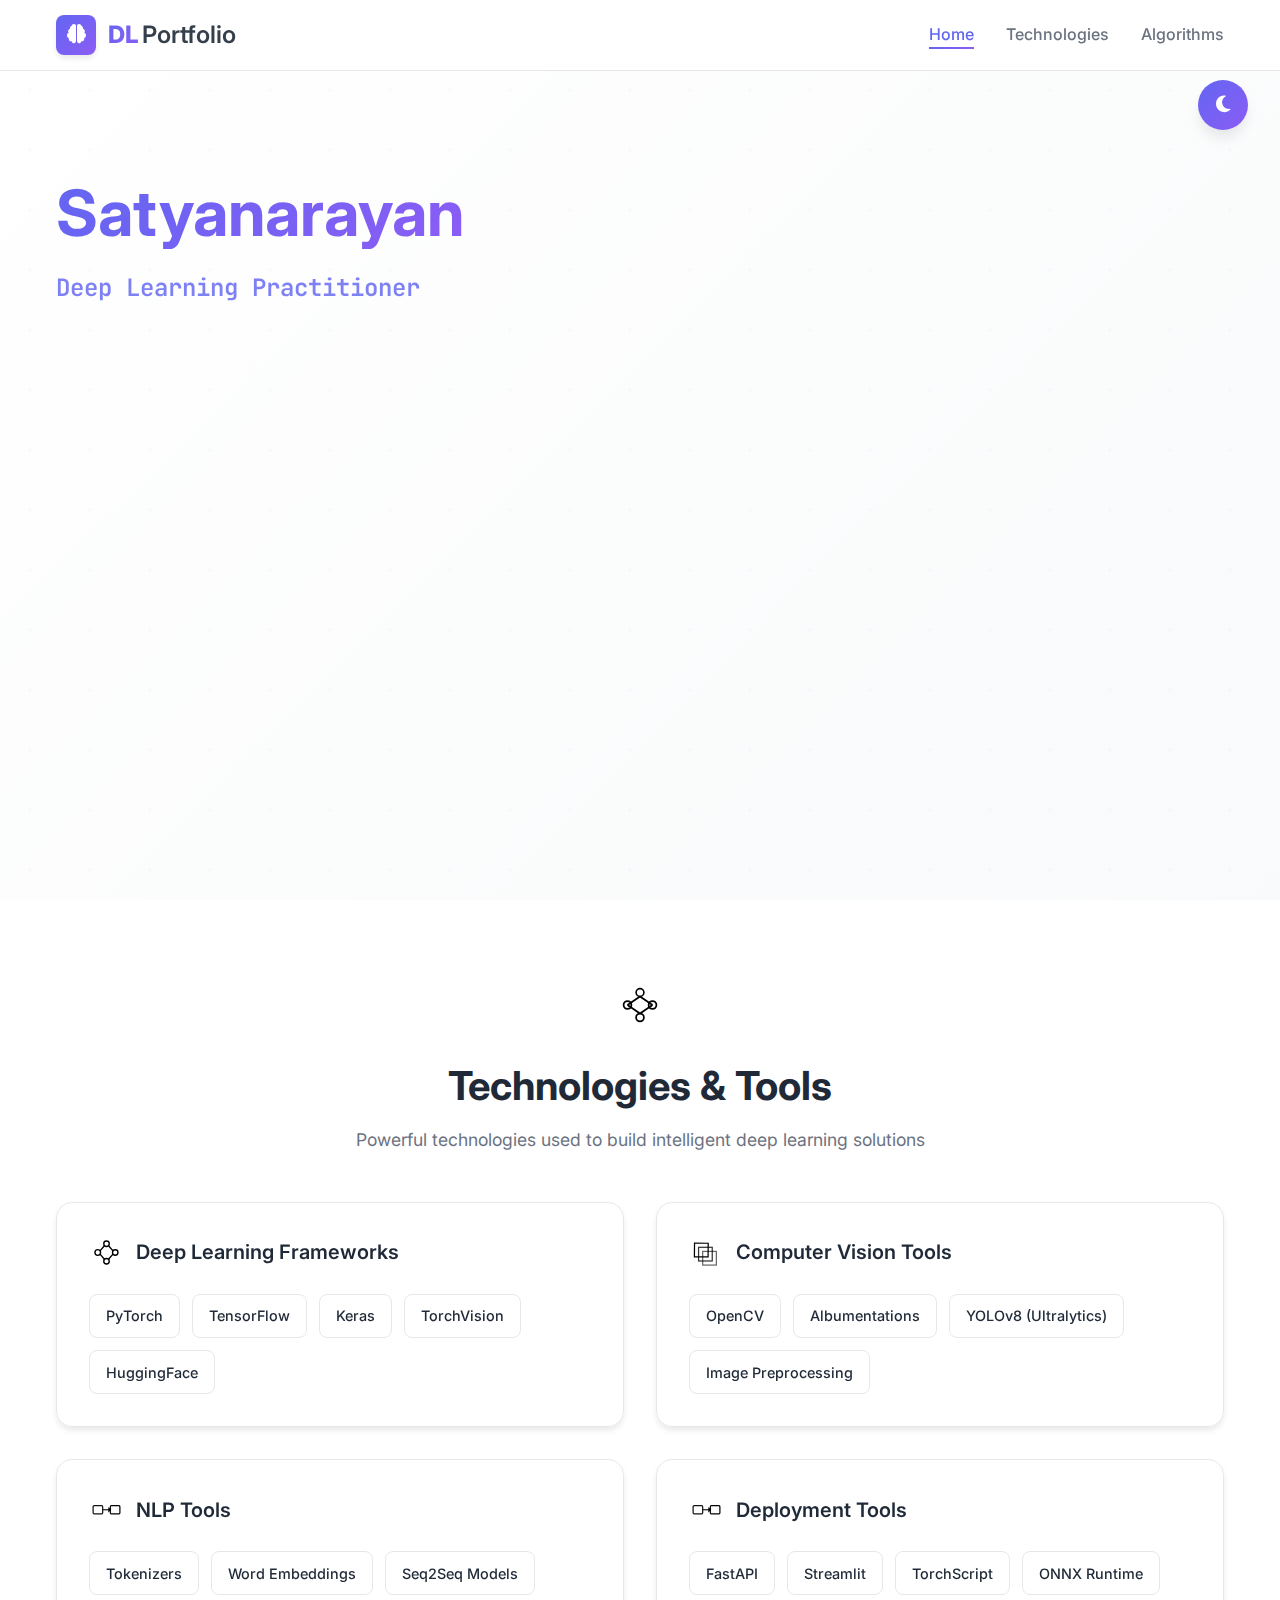
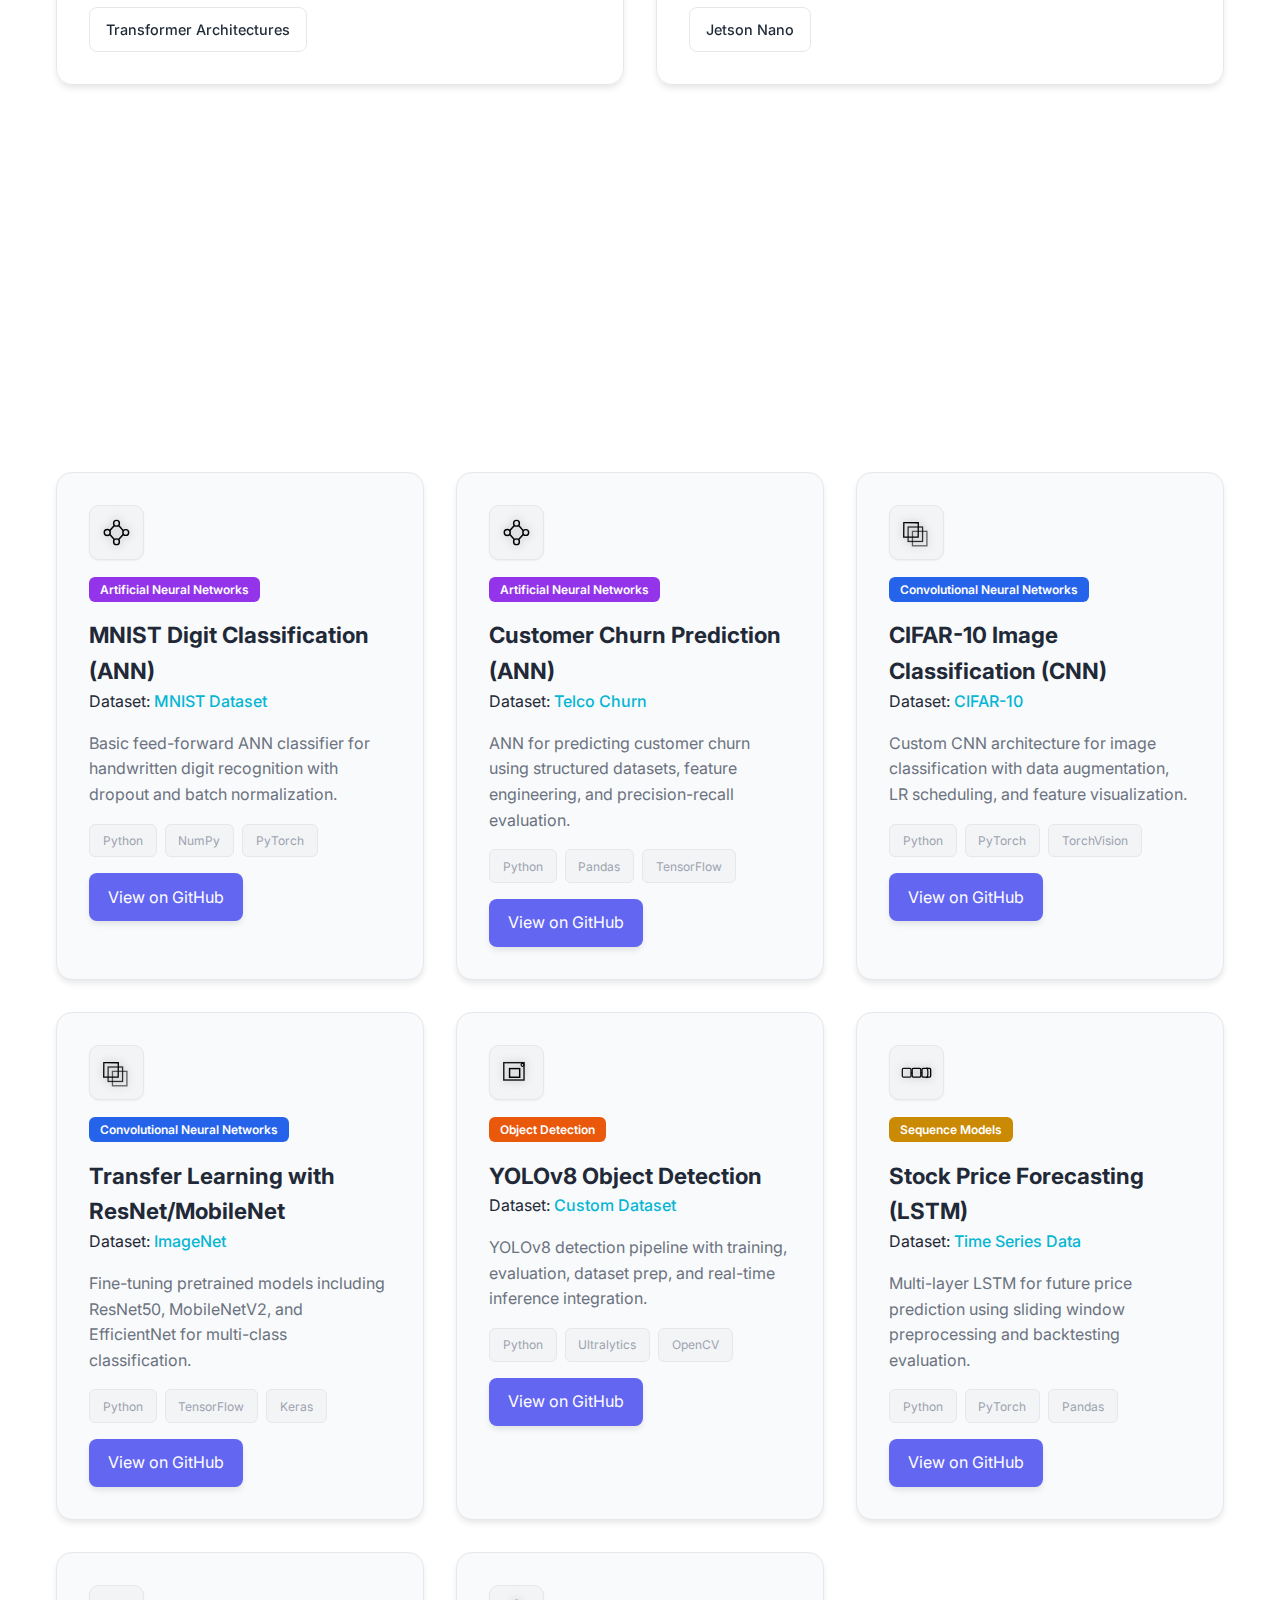
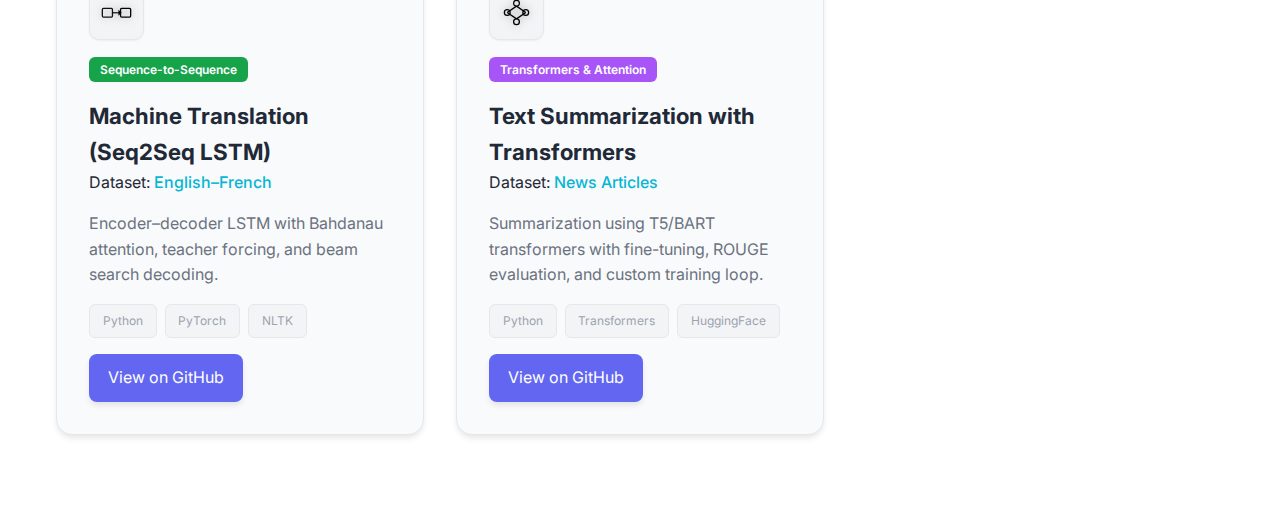
<file: DLPortfolio/index.html>
<!DOCTYPE html>
<html lang="en">
<head>
    <meta charset="UTF-8" />
    <meta name="viewport" content="width=device-width, initial-scale=1.0"/>
    <title>DL Portfolio - Deep Learning Projects by Algorithm</title>

    <!-- Google Fonts -->
    <link href="https://fonts.googleapis.com/css2?family=Inter:wght@300;400;500;600;700&family=JetBrains+Mono:wght@400;500&display=swap" rel="stylesheet">

    <!-- Font Awesome -->
    <link rel="stylesheet" href="https://cdnjs.cloudflare.com/ajax/libs/font-awesome/6.4.0/css/all.min.css">

    <!-- AOS CSS -->
    <link href="https://unpkg.com/aos@2.3.1/dist/aos.css" rel="stylesheet">

    <!-- Custom CSS -->
    <link rel="stylesheet" href="style.css">
</head>
<body>
    <!-- Dark Mode Toggle -->
    <div class="theme-toggle" id="themeToggle" title="Toggle theme">
        <i class="fas fa-moon"></i>
    </div>

    <!-- Sticky Navigation -->
    <nav class="navbar" id="navbar">
        <div class="nav-container">
            <div class="nav-logo" role="button" aria-label="Scroll to top">
                <div class="logo-icon">
                    <i class="fas fa-brain"></i>
                </div>
                <div class="logo-text-container">
                    <span class="logo-text">DL</span>
                    <span class="logo-accent">Portfolio</span>
                </div>
            </div>
            <ul class="nav-menu" id="navMenu">
                <li class="nav-item">
                    <a href="#home" class="nav-link active">Home</a>
                </li>
                <li class="nav-item">
                    <a href="#technologies" class="nav-link">Technologies</a>
                </li>
                <li class="nav-item">
                    <a href="#algorithms" class="nav-link">Algorithms</a>
                </li>
            </ul>
            <div class="nav-toggle" id="navToggle" aria-label="Toggle navigation">
                <span class="bar"></span>
                <span class="bar"></span>
                <span class="bar"></span>
            </div>
        </div>
    </nav>

    <!-- Hero Section -->
    <section id="home" class="hero">
        <div class="hero-container">
            <div class="hero-content" data-aos="fade-up" data-aos-duration="1000">
                <h3 class="hero-title">
                    <span class="gradient-text">Satyanarayan</span>
                </h3>
                <div class="hero-subtitle">
                    <span class="animated-text">Deep Learning Practitioner</span>
                    <div class="expertise-showcase">
                        <div class="floating-badge" data-skill="Convolutional Neural Networks">
                            <i class="fa-solid fa-fire"></i>
                            <span>TensorFlow</span>
                            <div class="skill-particles"></div>
                        </div>
                        <div class="floating-badge" data-skill="Sequence Models">
                            <i class="fas fa-stream"></i>
                            <span>Keras</span>
                            <div class="skill-particles"></div>
                        </div>
                        <div class="floating-badge" data-skill="Transformers & Attention">
                            <i class="fas fa-atom"></i>
                            <span>PyTorch</span>
                            <div class="skill-particles"></div>
                        </div>
                    </div>
                </div>
                <p class="hero-description">
                    Building and deploying deep learning systems — computer vision, sequence models, object detection and transformer-based NLP. Portfolio includes implementation, training, evaluation, and deployment-ready artifacts.
                </p>
            </div>

            <div class="hero-visual" data-aos="fade-left" data-aos-delay="600">
                <div class="ml-animation">
                    <div class="floating-elements">
                        <div class="data-point" data-value="1"></div>
                        <div class="data-point" data-value="0"></div>
                        <div class="data-point" data-value="1"></div>
                        <div class="data-point" data-value="0"></div>
                        <div class="data-point" data-value="1"></div>
                        <div class="data-point" data-value="0"></div>
                    </div>
                    <div class="ml-brain">
                        <div class="brain-core">
                            <i class="fas fa-brain"></i>
                        </div>
                        <div class="pulse-ring"></div>
                        <div class="pulse-ring"></div>
                        <div class="pulse-ring"></div>
                    </div>
                    <div class="algorithm-cards">
                        <div class="algo-card">ANN</div>
                        <div class="algo-card">CNN</div>
                        <div class="algo-card">RNN</div>
                    </div>
                </div>
            </div>
        </div>
    </section>

    <!-- Technologies Section -->
    <section id="technologies" class="tech-section">
    <div class="container">

        <div class="tech-header">
            <div class="tech-header-icon">
                <img src="assets/icons/transformer.svg" alt="">
            </div>
            <h2>Technologies & Tools</h2>
            <p>Powerful technologies used to build intelligent deep learning solutions</p>
        </div>

        <div class="tech-grid">

            <!-- Deep Learning Frameworks -->
            <div class="tech-card">
                <div class="tech-card-header">
                    <img src="assets/icons/ann.svg" alt="">
                    <span>Deep Learning Frameworks</span>
                </div>

                <div class="tech-items">
                    <div class="tech-item">PyTorch</div>
                    <div class="tech-item">TensorFlow</div>
                    <div class="tech-item">Keras</div>
                    <div class="tech-item">TorchVision</div>
                    <div class="tech-item">HuggingFace</div>
                </div>
            </div>

            <!-- Computer Vision Tools -->
            <div class="tech-card">
                <div class="tech-card-header">
                    <img src="assets/icons/cnn.svg" alt="">
                    <span>Computer Vision Tools</span>
                </div>

                <div class="tech-items">
                    <div class="tech-item">OpenCV</div>
                    <div class="tech-item">Albumentations</div>
                    <div class="tech-item">YOLOv8 (Ultralytics)</div>
                    <div class="tech-item">Image Preprocessing</div>
                </div>
            </div>

            <!-- NLP Tools -->
            <div class="tech-card">
                <div class="tech-card-header">
                    <img src="assets/icons/seq2seq.svg" alt="">
                    <span>NLP Tools</span>
                </div>

                <div class="tech-items">
                    <div class="tech-item">Tokenizers</div>
                    <div class="tech-item">Word Embeddings</div>
                    <div class="tech-item">Seq2Seq Models</div>
                    <div class="tech-item">Transformer Architectures</div>
                </div>
            </div>

            <!-- Deployment Tools -->
            <div class="tech-card">
                <div class="tech-card-header">
                    <img src="assets/icons/seq2seq.svg" alt="">
                    <span>Deployment Tools</span>
                </div>

                <div class="tech-items">
                    <div class="tech-item">FastAPI</div>
                    <div class="tech-item">Streamlit</div>
                    <div class="tech-item">TorchScript</div>
                    <div class="tech-item">ONNX Runtime</div>
                    <div class="tech-item">Jetson Nano</div>
                </div>
            </div>

        </div>
    </div>
    </section>



    <!-- Algorithms / Projects Section -->
    <section id="algorithms" class="dl-projects-section">
    <div class="container">
        
        <!-- Section Header -->
        <div class="dl-section-header" data-aos="fade-up">
            <h2 class="dl-section-title">DL Projects by Algorithm</h2>
            <p class="dl-section-subtitle">
                Explore implementations across neural network architectures and deep learning models
            </p>
        </div>

        <!-- Filter Buttons -->
        <div class="dl-filter-tabs" data-aos="fade-up" data-aos-delay="150">
            <button class="dl-filter-btn active" data-filter="all">All Projects</button>
            <button class="dl-filter-btn" data-filter="ann">ANN</button>
            <button class="dl-filter-btn" data-filter="cnn">CNN</button>
            <button class="dl-filter-btn" data-filter="lstm">LSTM</button>
            <button class="dl-filter-btn" data-filter="seq2seq">Seq2Seq</button>
            <button class="dl-filter-btn" data-filter="transformer">Transformers</button>
            <button class="dl-filter-btn" data-filter="detection">Object Detection</button>
        </div>

        <!-- Project Grid -->
        <div class="dl-project-grid">

            <!-- ANN Project -->
            <div class="dl-card" data-category="ann">
                <div class="dl-card-icon">
                    <img src="assets/icons/ann.svg" alt="ANN Icon" class="dl-svg-icon" />
                </div>
                <span class="dl-tag dl-tag-ann">Artificial Neural Networks</span>
                <h3 class="dl-card-title">MNIST Digit Classification (ANN)</h3>
                <p class="dl-card-dataset">Dataset: <a href="#">MNIST Dataset</a></p>
                <p class="dl-card-desc">
                    Basic feed-forward ANN classifier for handwritten digit recognition with dropout and batch normalization.
                </p>
                <div class="dl-tech-list">
                    <span>Python</span><span>NumPy</span><span>PyTorch</span>
                </div>
                <a href="https://github.com/Satya-Mohapatro/MNIST-Digit-Classification-using-Multilayer-Perceptron-MLP-" class="dl-card-btn">View on GitHub</a>
            </div>

            <!-- ANN 2 -->
            <div class="dl-card" data-category="ann">
                <div class="dl-card-icon">
                    <img src="assets/icons/ann.svg" alt="ANN Icon" class="dl-svg-icon" />
                </div>
                
                <span class="dl-tag dl-tag-ann">Artificial Neural Networks</span>
                <h3 class="dl-card-title">Customer Churn Prediction (ANN)</h3>
                <p class="dl-card-dataset">Dataset: <a href="#">Telco Churn</a></p>
                <p class="dl-card-desc">
                    ANN for predicting customer churn using structured datasets, feature engineering, and precision-recall evaluation.
                </p>
                <div class="dl-tech-list">
                    <span>Python</span><span>Pandas</span><span>TensorFlow</span>
                </div>
                <a href="https://github.com/Satya-Mohapatro/Customer-Churn-Prediction-using-Deep-Learning" class="dl-card-btn">View on GitHub</a>
            </div>

            <!-- CNN -->
            <div class="dl-card" data-category="cnn">
                <div class="dl-card-icon">
                    <img src="assets/icons/cnn.svg" alt="ANN Icon" class="dl-svg-icon" />
                </div>
                <span class="dl-tag dl-tag-cnn">Convolutional Neural Networks</span>
                <h3 class="dl-card-title">CIFAR-10 Image Classification (CNN)</h3>
                <p class="dl-card-dataset">Dataset: <a href="#">CIFAR-10</a></p>
                <p class="dl-card-desc">
                    Custom CNN architecture for image classification with data augmentation, LR scheduling, and feature visualization.
                </p>
                <div class="dl-tech-list">
                    <span>Python</span><span>PyTorch</span><span>TorchVision</span>
                </div>
                <a href="https://github.com/Satya-Mohapatro/CIFAR-10-Image-Classification-using-Custom-CNN" class="dl-card-btn">View on GitHub</a>
            </div>

            <!-- Transfer Learning -->
            <div class="dl-card" data-category="cnn">
                <div class="dl-card-icon">
                    <img src="assets/icons/cnn.svg" alt="ANN Icon" class="dl-svg-icon" />
                </div>
                <span class="dl-tag dl-tag-cnn">Convolutional Neural Networks</span>
                <h3 class="dl-card-title">Transfer Learning with ResNet/MobileNet</h3>
                <p class="dl-card-dataset">Dataset: <a href="#">ImageNet</a></p>
                <p class="dl-card-desc">
                    Fine-tuning pretrained models including ResNet50, MobileNetV2, and EfficientNet for multi-class classification.
                </p>
                <div class="dl-tech-list">
                    <span>Python</span><span>TensorFlow</span><span>Keras</span>
                </div>
                <a href="https://github.com/Satya-Mohapatro/Image-Classification-using-Transfer-Learning-ResNet50-Dogs-vs-Cats" class="dl-card-btn">View on GitHub</a>
            </div>

            <!-- YOLO -->
            <div class="dl-card" data-category="detection">
                <div class="dl-card-icon">
                    <img src="assets/icons/yolo.svg" alt="ANN Icon" class="dl-svg-icon" />
                </div>
                <span class="dl-tag dl-tag-detection">Object Detection</span>
                <h3 class="dl-card-title">YOLOv8 Object Detection</h3>
                <p class="dl-card-dataset">Dataset: <a href="#">Custom Dataset</a></p>
                <p class="dl-card-desc">
                    YOLOv8 detection pipeline with training, evaluation, dataset prep, and real-time inference integration.
                </p>
                <div class="dl-tech-list">
                    <span>Python</span><span>Ultralytics</span><span>OpenCV</span>
                </div>
                <a href="https://github.com/Satya-Mohapatro/YOLOv8-Object-Detection" class="dl-card-btn">View on GitHub</a>
            </div>

            <!-- LSTM -->
            <div class="dl-card" data-category="lstm">
                <div class="dl-card-icon">
                    <img src="assets/icons/lstm.svg" alt="ANN Icon" class="dl-svg-icon" />
                </div>
                <span class="dl-tag dl-tag-lstm">Sequence Models</span>
                <h3 class="dl-card-title">Stock Price Forecasting (LSTM)</h3>
                <p class="dl-card-dataset">Dataset: <a href="#">Time Series Data</a></p>
                <p class="dl-card-desc">
                    Multi-layer LSTM for future price prediction using sliding window preprocessing and backtesting evaluation.
                </p>
                <div class="dl-tech-list">
                    <span>Python</span><span>PyTorch</span><span>Pandas</span>
                </div>
                <a href="https://github.com/Satya-Mohapatro/Stock-Price-Forecasting-using-LSTM-Bi-LSTM" class="dl-card-btn">View on GitHub</a>
            </div>

            <!-- Seq2Seq -->
            <div class="dl-card" data-category="seq2seq">
                <div class="dl-card-icon">
                    <img src="assets/icons/seq2seq.svg" alt="ANN Icon" class="dl-svg-icon" />
                </div>
                <span class="dl-tag dl-tag-seq">Sequence-to-Sequence</span>
                <h3 class="dl-card-title">Machine Translation (Seq2Seq LSTM)</h3>
                <p class="dl-card-dataset">Dataset: <a href="#">English–French</a></p>
                <p class="dl-card-desc">
                    Encoder–decoder LSTM with Bahdanau attention, teacher forcing, and beam search decoding.
                </p>
                <div class="dl-tech-list">
                    <span>Python</span><span>PyTorch</span><span>NLTK</span>
                </div>
                <a href="https://github.com/Satya-Mohapatro/English-to-French-Neural-Machine-Translation-Seq2Seq-Attention-" class="dl-card-btn">View on GitHub</a>
            </div>

            <!-- Transformers -->
            <div class="dl-card" data-category="transformer">
                <div class="dl-card-icon">
                    <img src="assets/icons/transformer.svg" alt="ANN Icon" class="dl-svg-icon" />
                </div>
                <span class="dl-tag dl-tag-transformer">Transformers & Attention</span>
                <h3 class="dl-card-title">Text Summarization with Transformers</h3>
                <p class="dl-card-dataset">Dataset: <a href="#">News Articles</a></p>
                <p class="dl-card-desc">
                    Summarization using T5/BART transformers with fine-tuning, ROUGE evaluation, and custom training loop.
                </p>
                <div class="dl-tech-list">
                    <span>Python</span><span>Transformers</span><span>HuggingFace</span>
                </div>
                <a href="https://github.com/Satya-Mohapatro/Text-Summarization-with-Transformers-T5-BART-" class="dl-card-btn">View on GitHub</a>
            </div>

        </div>
    </div>
</section>


    <!-- GSAP -->
    <script src="https://cdnjs.cloudflare.com/ajax/libs/gsap/3.12.2/gsap.min.js"></script>

    <!-- AOS -->
    <script src="https://unpkg.com/aos@2.3.1/dist/aos.js"></script>

    <!-- Custom JS -->
    <script src="script.js"></script>
</body>
</html>
</file>
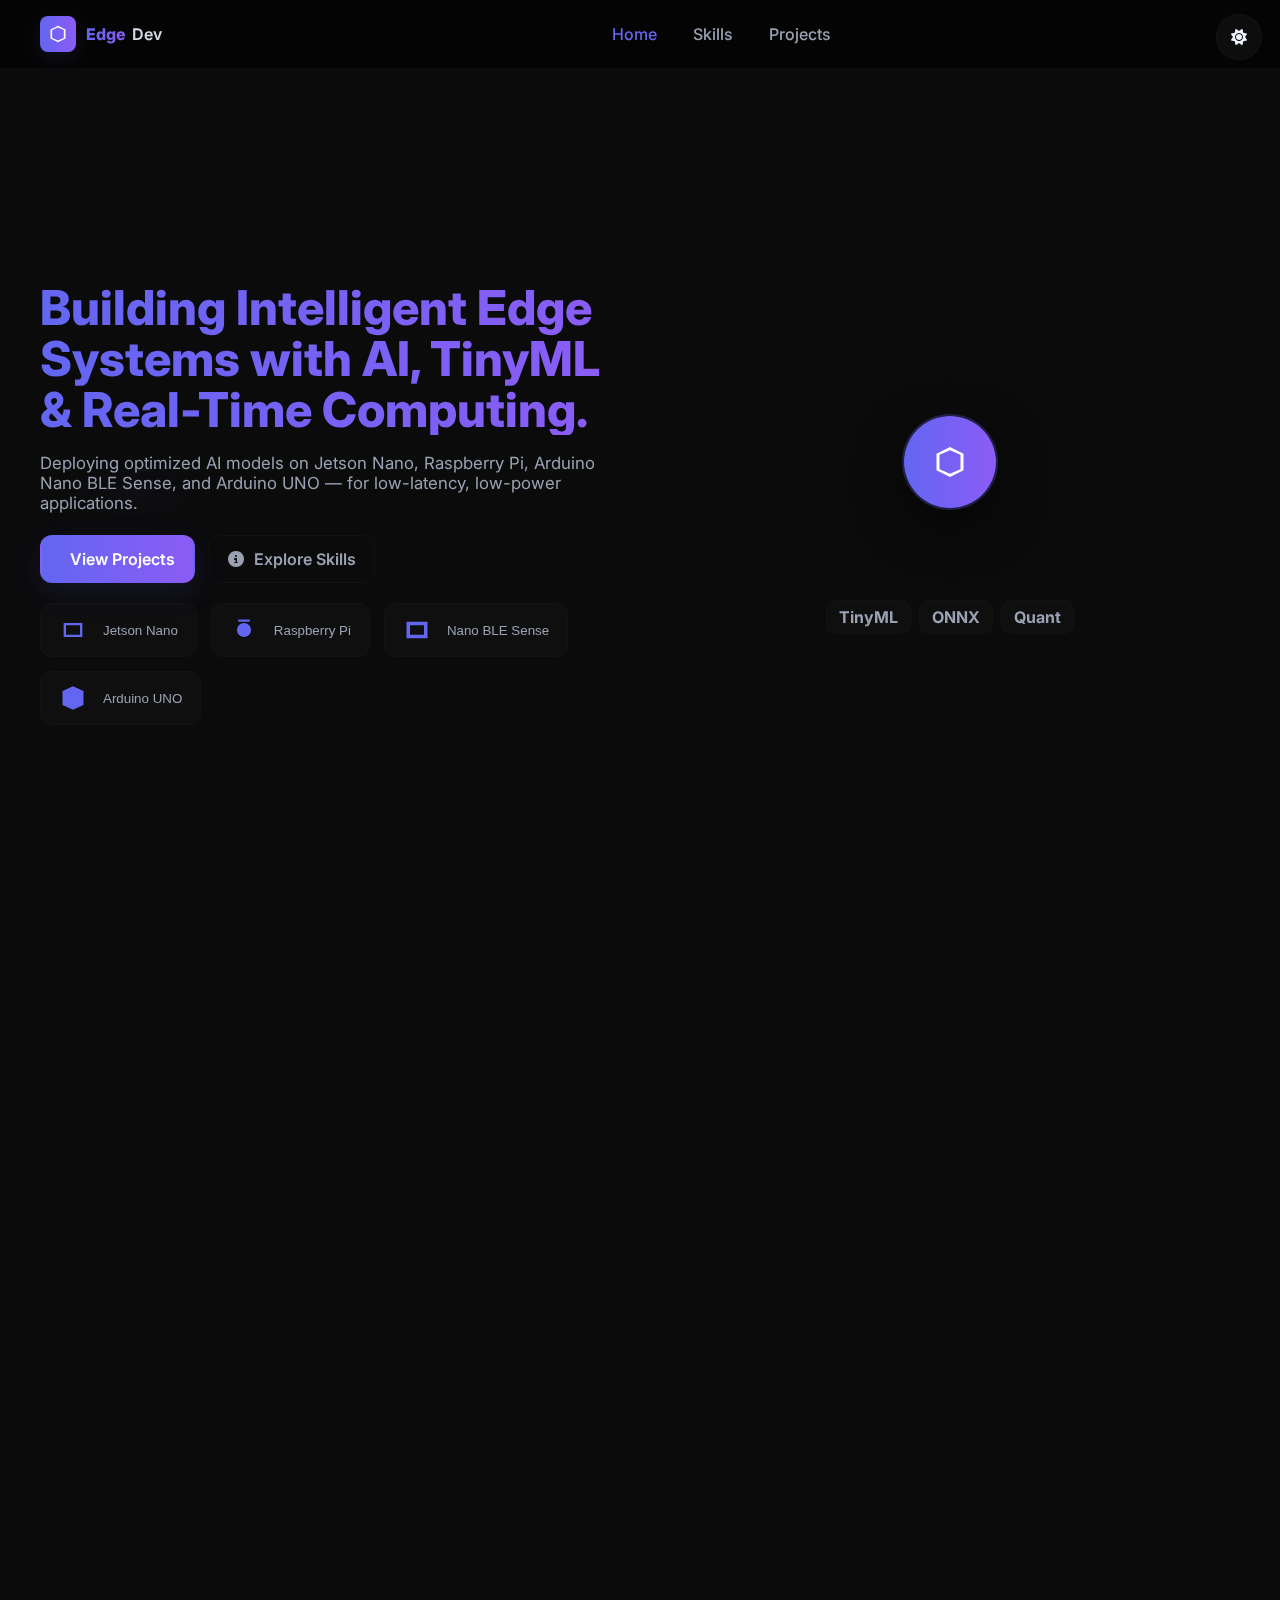
<file: ECPortfolio/index.html>
<!DOCTYPE html>
<html lang="en">
<head>
  <meta charset="utf-8" />
  <meta name="viewport" content="width=device-width,initial-scale=1" />
  <title>EC Portfolio - Edge Computing Projects</title>

  <!-- Google Fonts -->
  <link href="https://fonts.googleapis.com/css2?family=Inter:wght@300;400;500;600;700;800&family=JetBrains+Mono:wght@400;500&display=swap" rel="stylesheet">

  <!-- Font Awesome (for fallback icons) -->
  <link rel="stylesheet" href="https://cdnjs.cloudflare.com/ajax/libs/font-awesome/6.4.0/css/all.min.css">

  <!-- AOS -->
  <link href="https://unpkg.com/aos@2.3.1/dist/aos.css" rel="stylesheet">

  <!-- Custom CSS -->
  <link rel="stylesheet" href="style.css">
</head>
<body>

  <!-- SVG icons definitions -->
  <svg style="display:none" aria-hidden="true">
    <symbol id="icon-edge" viewBox="0 0 24 24">
      <path fill="currentColor" d="M3 6.5L12 2l9 4.5V17.5L12 22 3 17.5V6.5zM12 4.2L5 7.2v9.6L12 19.8l7-2.999V7.2L12 4.2z"></path>
    </symbol>

    <symbol id="icon-jetson" viewBox="0 0 24 24">
      <path fill="currentColor" d="M4 6h16v12H4zM6 8v8h12V8z"></path>
    </symbol>

    <symbol id="icon-raspberry" viewBox="0 0 24 24">
      <path fill="currentColor" d="M7 3h10v2H7zM12 6a6 6 0 100 12 6 6 0 000-12z"></path>
    </symbol>

    <symbol id="icon-nano" viewBox="0 0 24 24">
      <path fill="currentColor" d="M3 5h18v14H3zM6 8v8h12V8z"></path>
    </symbol>

    <symbol id="icon-arduino" viewBox="0 0 24 24">
      <path fill="currentColor" d="M12 2l9 4v12l-9 4-9-4V6l9-4zM9 8h6v8H9z"></path>
    </symbol>

    <symbol id="icon-tag" viewBox="0 0 24 24"><path fill="currentColor" d="M20 10V4l-6 6 6 6zM3 3v6l9 9 6-6L9 3H3z"/></symbol>
    <symbol id="icon-close" viewBox="0 0 24 24"><path fill="currentColor" d="M18 6L6 18M6 6l12 12"/></symbol>
    <symbol id="icon-github" viewBox="0 0 24 24"><path fill="currentColor" d="M12 2a10 10 0 00-3.16 19.49c.5.09.68-.22.68-.49v-1.72c-2.78.61-3.37-1.34-3.37-1.34-.45-1.16-1.1-1.47-1.1-1.47-.9-.62.07-.61.07-.61 1 .07 1.53 1.03 1.53 1.03.89 1.53 2.34 1.09 2.91.83.09-.65.35-1.09.64-1.34-2.22-.25-4.56-1.11-4.56-4.94 0-1.09.39-1.98 1.03-2.68-.1-.26-.45-1.27.1-2.65 0 0 .84-.27 2.75 1.02A9.56 9.56 0 0112 6.8c.85.004 1.71.115 2.51.336 1.9-1.29 2.74-1.02 2.74-1.02.55 1.38.2 2.39.1 2.65.64.7 1.03 1.59 1.03 2.68 0 3.84-2.34 4.68-4.57 4.93.36.31.68.92.68 1.85v2.74c0 .27.18.59.69.49A10 10 0 0012 2z"/></symbol>
  </svg>

  <!-- Theme Toggle -->
  <div class="theme-toggle" id="themeToggle" title="Toggle theme"><i class="fas fa-moon"></i></div>

  <!-- Navbar -->
  <nav class="navbar" id="navbar">
    <div class="nav-container">
      <div class="nav-logo" id="navLogo" role="button" aria-label="EdgeDev home">
        <div class="logo-icon"><svg width="20" height="20"><use xlink:href="#icon-edge"></use></svg></div>
        <div class="logo-text-container">
          <span class="logo-text">Edge</span><span class="logo-accent">Dev</span>
        </div>
      </div>

      <ul class="nav-menu" id="navMenu">
        <li class="nav-item"><a href="#home" class="nav-link active">Home</a></li>
        <li class="nav-item"><a href="#skills" class="nav-link">Skills</a></li>
        <li class="nav-item"><a href="#projects" class="nav-link">Projects</a></li>
      </ul>

      <div class="nav-toggle" id="navToggle" aria-label="Toggle nav">
        <span class="bar"></span><span class="bar"></span><span class="bar"></span>
      </div>
    </div>
  </nav>

  <!-- HERO -->
  <section id="home" class="hero">
    <div class="hero-container container">
      <div class="hero-content" data-aos="fade-up">
        <h1 class="hero-title"><span class="gradient-text">Building Intelligent Edge Systems with AI, TinyML & Real-Time Computing.</span></h1>
        <p class="hero-description">Deploying optimized AI models on Jetson Nano, Raspberry Pi, Arduino Nano BLE Sense, and Arduino UNO — for low-latency, low-power applications.</p>

        <div class="hero-buttons">
          <a href="#projects" class="btn btn-primary"> <i class="fa-solid fa-grid"></i> View Projects</a>
          <a href="#skills" class="btn btn-secondary"> <i class="fa-solid fa-circle-info"></i> Explore Skills</a>
        </div>

        <div class="device-tiles" data-aos="fade-up" data-aos-delay="300">
          <button class="device-tile" data-device="jetson">
            <svg class="tile-icon" width="28" height="28"><use xlink:href="#icon-jetson"></use></svg>
            <span>Jetson Nano</span>
          </button>

          <button class="device-tile" data-device="raspberry">
            <svg class="tile-icon" width="28" height="28"><use xlink:href="#icon-raspberry"></use></svg>
            <span>Raspberry Pi</span>
          </button>

          <button class="device-tile" data-device="nano">
            <svg class="tile-icon" width="28" height="28"><use xlink:href="#icon-nano"></use></svg>
            <span>Nano BLE Sense</span>
          </button>

          <button class="device-tile" data-device="arduino">
            <svg class="tile-icon" width="28" height="28"><use xlink:href="#icon-arduino"></use></svg>
            <span>Arduino UNO</span>
          </button>
        </div>
      </div>

      <div class="hero-visual" data-aos="fade-left" data-aos-delay="400">
        <div class="ml-animation">
          <div class="device-ring">
            <div class="device-core"><svg width="36" height="36"><use xlink:href="#icon-edge"></use></svg></div>
            <div class="pulse-ring"></div><div class="pulse-ring"></div><div class="pulse-ring"></div>
          </div>

          <div class="algo-cards">
            <div class="algo-card">TinyML</div>
            <div class="algo-card">ONNX</div>
            <div class="algo-card">Quant</div>
          </div>
        </div>
      </div>
    </div>
  </section>

  <!-- SKILLS -->
  <section id="skills" class="tech-section">
    <div class="container">
      <div class="tech-header" data-aos="fade-up">
        <div class="tech-header-icon"><svg width="44" height="44"><use xlink:href="#icon-edge"></use></svg></div>
        <h2>Tech Stack & Skills</h2>
        <p>Technologies and tools I work with to build intelligent edge solutions</p>
      </div>

      <div class="tech-grid" data-aos="fade-up" data-aos-delay="150">
        <div class="tech-card">
          <div class="tech-card-header"><svg width="28" height="28"><use xlink:href="#icon-jetson"></use></svg><span>Edge Hardware</span></div>
          <div class="tech-items">
            <div class="tech-item">Arduino UNO</div>
            <div class="tech-item">Raspberry Pi</div>
            <div class="tech-item">Nano BLE Sense</div>
            <div class="tech-item">Jetson Nano</div>
            <div class="tech-item">Google Coral</div>
          </div>
        </div>

        <div class="tech-card">
          <div class="tech-card-header"><svg width="28" height="28"><use xlink:href="#icon-nano"></use></svg><span>TinyML / AI / ML</span></div>
          <div class="tech-items">
            <div class="tech-item">Edge Impulse</div>
            <div class="tech-item">TensorFlow Lite</div>
            <div class="tech-item">PyTorch / Mobile</div>
            <div class="tech-item">ONNX</div>
            <div class="tech-item">TensorRT</div>
            <div class="tech-item">Quantization</div>
          </div>
        </div>

        <div class="tech-card">
          <div class="tech-card-header"><svg width="28" height="28"><use xlink:href="#icon-arduino"></use></svg><span>IoT & Sensors</span></div>
          <div class="tech-items">
            <div class="tech-item">MQTT</div>
            <div class="tech-item">GPIO</div>
            <div class="tech-item">IMU</div>
            <div class="tech-item">DHT11</div>
            <div class="tech-item">Cameras</div>
            <div class="tech-item">Gas Sensors</div>
          </div>
        </div>

        <div class="tech-card">
          <div class="tech-card-header"><svg width="28" height="28"><use xlink:href="#icon-tag"></use></svg><span>Programming / Tools</span></div>
          <div class="tech-items">
            <div class="tech-item">Python</div>
            <div class="tech-item">C/C++</div>
            <div class="tech-item">Linux</div>
            <div class="tech-item">FastAPI</div>
            <div class="tech-item">Docker</div>
            <div class="tech-item">Git</div>
          </div>
        </div>
      </div>
    </div>
  </section>

  <!-- PROJECTS -->
  <section id="projects" class="dl-projects-section">
    <div class="container">
      <div class="dl-section-header" data-aos="fade-up">
        <h2 class="dl-section-title">Edge Projects by Device</h2>
        <p class="dl-section-subtitle">Explore my edge computing projects by device category</p>
      </div>

      <div class="dl-project-grid" data-aos="fade-up" data-aos-delay="150">
        <div class="dl-card device-card" data-device="jetson">
          <div class="dl-card-icon"><svg width="36" height="36"><use xlink:href="#icon-jetson"></use></svg></div>
          <h3 class="dl-card-title">Jetson Nano Projects</h3>
          <p class="dl-card-dataset">4 Projects</p>
          <div class="card-cta">→</div>
        </div>

        <div class="dl-card device-card" data-device="raspberry">
          <div class="dl-card-icon"><svg width="36" height="36"><use xlink:href="#icon-raspberry"></use></svg></div>
          <h3 class="dl-card-title">Raspberry Pi Projects</h3>
          <p class="dl-card-dataset">5 Projects</p>
          <div class="card-cta">→</div>
        </div>

        <div class="dl-card device-card" data-device="nano">
          <div class="dl-card-icon"><svg width="36" height="36"><use xlink:href="#icon-nano"></use></svg></div>
          <h3 class="dl-card-title">Nano BLE (TinyML) Projects</h3>
          <p class="dl-card-dataset">3 Projects</p>
          <div class="card-cta">→</div>
        </div>

        <div class="dl-card device-card" data-device="arduino">
          <div class="dl-card-icon"><svg width="36" height="36"><use xlink:href="#icon-arduino"></use></svg></div>
          <h3 class="dl-card-title">Arduino UNO Projects</h3>
          <p class="dl-card-dataset">4 Projects</p>
          <div class="card-cta">→</div>
        </div>
      </div>
    </div>
  </section>

  <!-- Modal (single dynamic modal) -->
  <div id="projectsModal" class="modal" aria-hidden="true" role="dialog" aria-labelledby="modalTitle">
    <div class="modal-backdrop" data-close="true"></div>
    <div class="modal-content" role="document" tabindex="-1">
      <button class="modal-close" id="modalClose" aria-label="Close modal"><svg width="18" height="18"><use xlink:href="#icon-close"></use></svg></button>
      <h2 id="modalTitle">Device Projects</h2>
      <div id="modalDescription" class="modal-sub">Projects</div>

      <div class="modal-grid" id="modalGrid"></div>
    </div>
  </div>

  <!-- AOS + GSAP + Font/Libs -->
  <script src="https://cdnjs.cloudflare.com/ajax/libs/gsap/3.12.2/gsap.min.js"></script>
  <script src="https://unpkg.com/aos@2.3.1/dist/aos.js"></script>

  <!-- Custom JS -->
  <script src="script.js"></script>
</body>
</html>
</file>
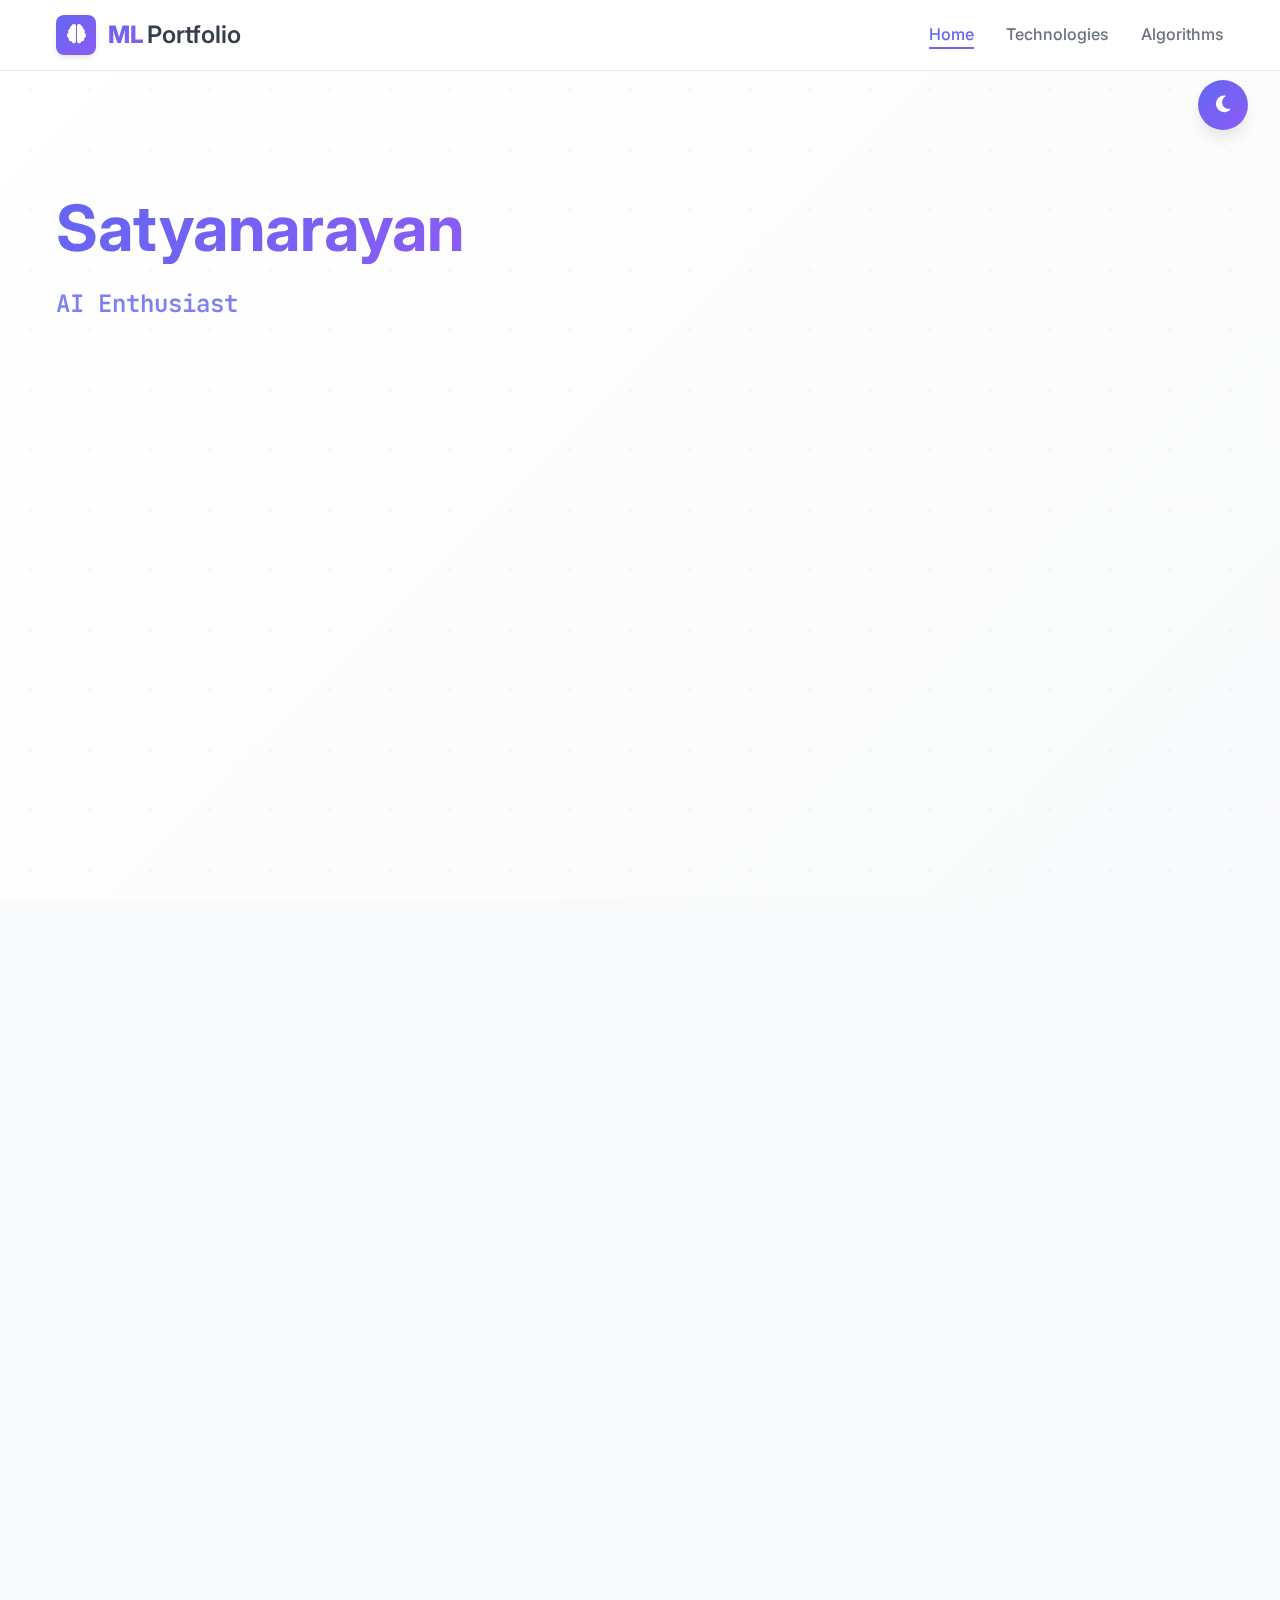
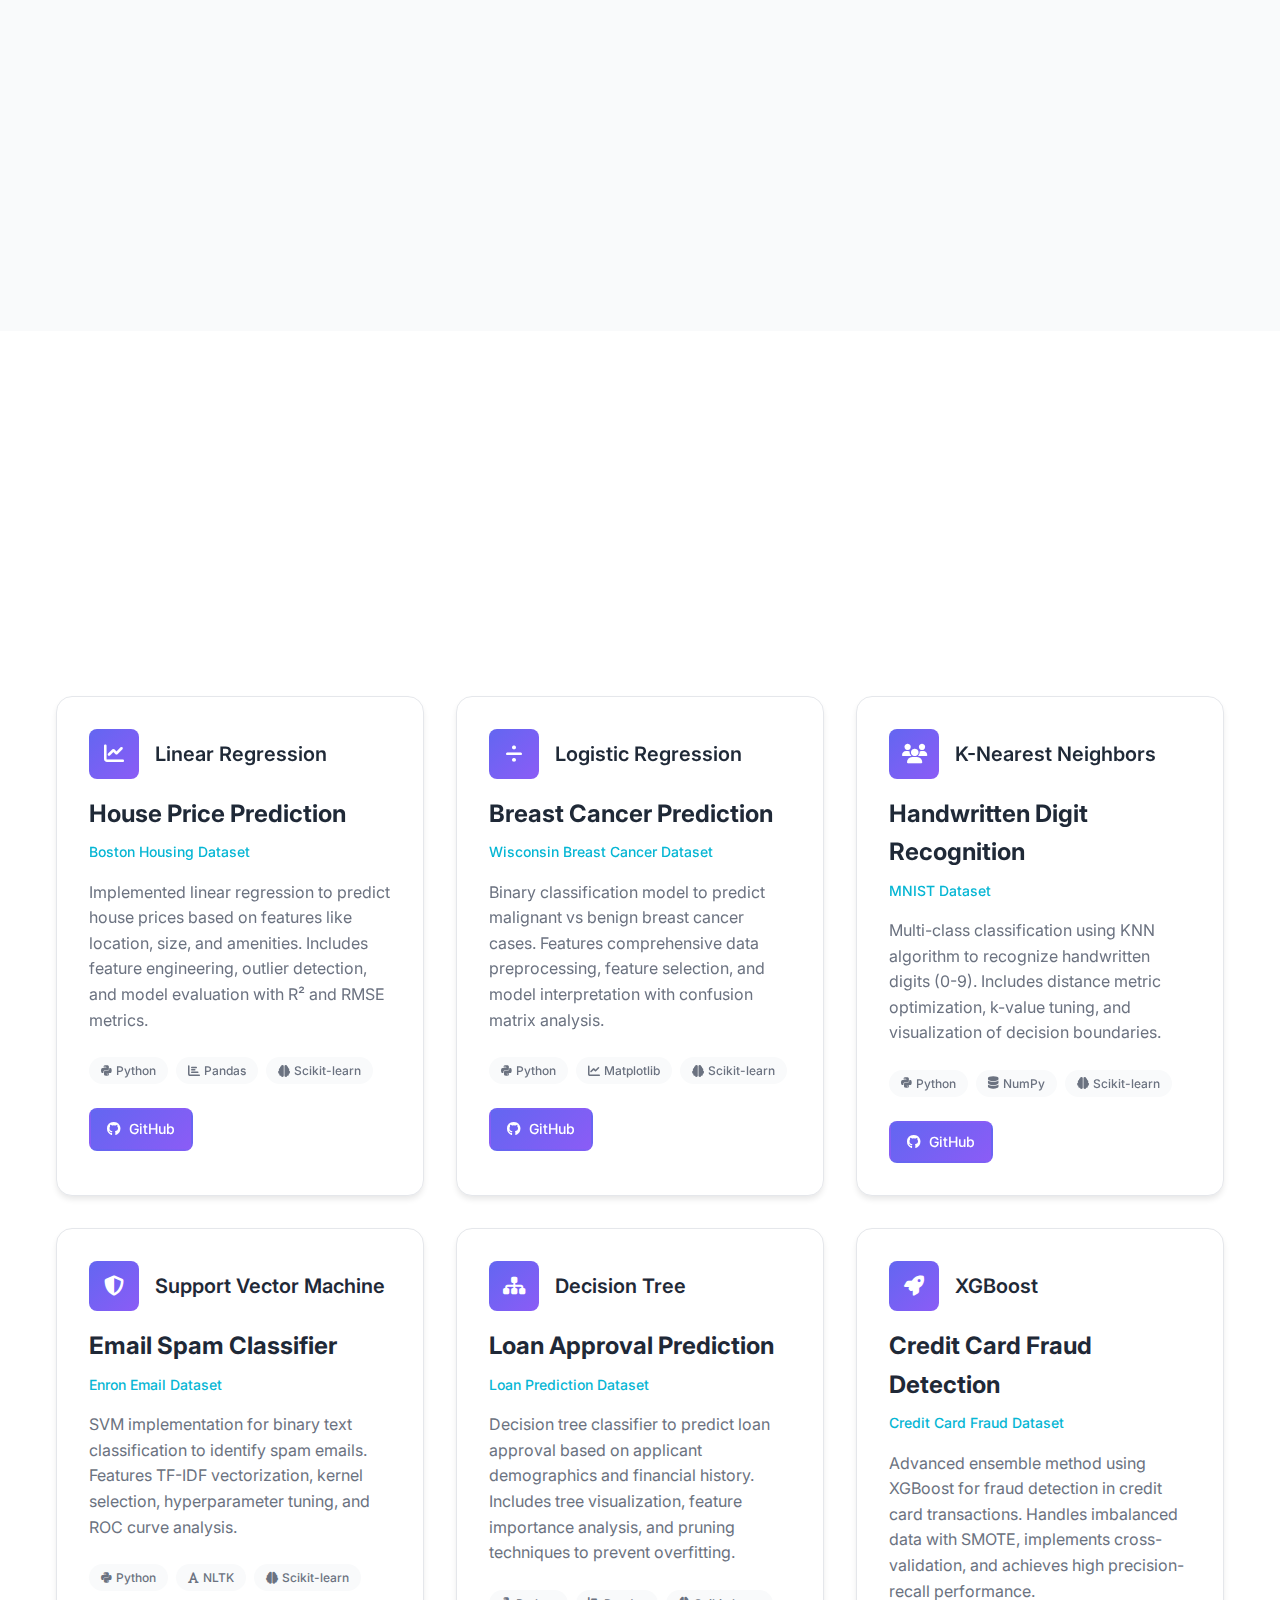
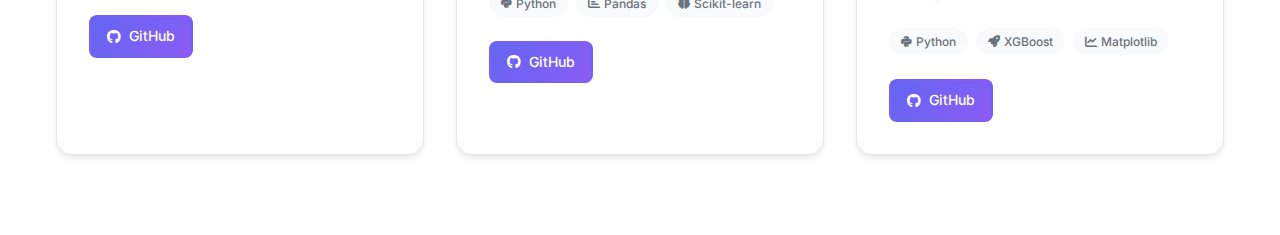
<file: MLPortfolio/index.html>
<!DOCTYPE html>
<html lang="en">
<head>
    <meta charset="UTF-8">
    <meta name="viewport" content="width=device-width, initial-scale=1.0">
    <title>ML Portfolio - Machine Learning Projects by Algorithm</title>
    
    <!-- Google Fonts -->
    <link href="https://fonts.googleapis.com/css2?family=Inter:wght@300;400;500;600;700&family=JetBrains+Mono:wght@400;500&display=swap" rel="stylesheet">
    
    <!-- Font Awesome -->
    <link rel="stylesheet" href="https://cdnjs.cloudflare.com/ajax/libs/font-awesome/6.4.0/css/all.min.css">
    
    <!-- AOS CSS -->
    <link href="https://unpkg.com/aos@2.3.1/dist/aos.css" rel="stylesheet">
    
    <!-- Custom CSS -->
    <link rel="stylesheet" href="style.css">
</head>
<body>
    <!-- Dark Mode Toggle -->
    <div class="theme-toggle" id="themeToggle">
        <i class="fas fa-moon"></i>
    </div>

    <!-- Sticky Navigation -->
    <nav class="navbar" id="navbar">
        <div class="nav-container">
            <div class="nav-logo">
                <div class="logo-icon">
                    <i class="fas fa-brain"></i>
                </div>
                <div class="logo-text-container">
                    <span class="logo-text">ML</span>
                    <span class="logo-accent">Portfolio</span>
                </div>
            </div>
            <ul class="nav-menu" id="navMenu">
                <li class="nav-item">
                    <a href="#home" class="nav-link active">Home</a>
                </li>
                <li class="nav-item">
                    <a href="#technologies" class="nav-link">Technologies</a>
                </li>
                <li class="nav-item">
                    <a href="#algorithms" class="nav-link">Algorithms</a>
                </li>
            </ul>
            <div class="nav-toggle" id="navToggle">
                <span class="bar"></span>
                <span class="bar"></span>
                <span class="bar"></span>
            </div>
        </div>
    </nav>

    <!-- Hero Section -->
    <section id="home" class="hero">
        <div class="hero-container">
            <div class="hero-content" data-aos="fade-up" data-aos-duration="1000">
                <h1 class="hero-title">
                    <span class="gradient-text">Satyanarayan</span>
                </h1>
                <div class="hero-subtitle">
                    <span class="animated-text">AI Enthusiast</span>
                    <div class="expertise-showcase">
                        <div class="floating-badge" data-skill="Supervised Learning">
                            <i class="fa-solid fa-brain"></i>
                            <span>Supervised Learning</span>
                            <div class="skill-particles"></div>
                        </div>
                        <div class="floating-badge" data-skill="Unsupervised Learning">
                            <i class="fas fa-search"></i>
                            <span>Unsupervised Learning</span>
                            <div class="skill-particles"></div>
                        </div>
                        <div class="floating-badge" data-skill="Model Deployment">
                            <i class="fas fa-rocket"></i>
                            <span>Model Deployment</span>
                            <div class="skill-particles"></div>
                        </div>
                    </div>
                </div>
                <p class="hero-description">
                    Exploring the depths of machine learning through hands-on projects, from supervised learning algorithms to unsupervised pattern discovery.
                </p>

            </div>
            <div class="hero-visual" data-aos="fade-left" data-aos-delay="600">
                <div class="ml-animation">
                    <div class="floating-elements">
                        <div class="data-point" data-value="1"></div>
                        <div class="data-point" data-value="0"></div>
                        <div class="data-point" data-value="1"></div>
                        <div class="data-point" data-value="0"></div>
                        <div class="data-point" data-value="1"></div>
                        <div class="data-point" data-value="0"></div>
                    </div>
                    <div class="ml-brain">
                        <div class="brain-core">
                            <i class="fas fa-brain"></i>
                        </div>
                        <div class="pulse-ring"></div>
                        <div class="pulse-ring"></div>
                        <div class="pulse-ring"></div>
                    </div>
                    <div class="algorithm-cards">
                        <div class="algo-card">ML</div>
                        <div class="algo-card">AI</div>
                        <div class="algo-card">DL</div>
                    </div>
                </div>
            </div>
        </div>
    </section>

    <!-- Technologies Section -->
    <section id="technologies" class="technologies">
        <div class="container">
            <div class="section-header" data-aos="fade-up">
                <h2 class="section-title">Technologies & Tools</h2>
                <p class="section-subtitle">Powerful technologies used to build intelligent ML solutions</p>
            </div>
            <div class="tech-categories">
                <!-- Programming Languages -->
                <div class="tech-category" data-aos="fade-up" data-aos-delay="100">
                    <h3 class="category-title">
                        <i class="fas fa-code"></i>
                        Programming & ML Tools
                    </h3>
                    <div class="tech-grid">
                        <div class="tech-item">
                            <i class="fab fa-python"></i>
                            <span>Python</span>
                        </div>
                        <div class="tech-item">
                            <i class="fas fa-brain"></i>
                            <span>Scikit-learn</span>
                        </div>
                        <div class="tech-item">
                            <i class="fas fa-file-archive"></i>
                            <span>Joblib, Pickle</span>
                        </div>
                    </div>
                </div>

                <!-- ML Libraries -->
                <div class="tech-category" data-aos="fade-up" data-aos-delay="200">
                    <h3 class="category-title">
                        <i class="fas fa-brain"></i>
                        ML Libraries
                    </h3>
                    <div class="tech-grid">
                        <div class="tech-item">
                            <i class="fas fa-project-diagram"></i>
                            <span>Pipelines</span>
                        </div>
                        <div class="tech-item">
                            <i class="fas fa-chart-bar"></i>
                            <span>Pandas</span>
                        </div>
                        <div class="tech-item">
                            <i class="fas fa-calculator"></i>
                            <span>NumPy</span>
                        </div>
                        <div class="tech-item">
                            <i class="fas fa-sliders-h"></i>
                            <span>Scaler, Encoder</span>
                        </div>
                    </div>
                </div>

                <!-- Data Visualization -->
                <div class="tech-category" data-aos="fade-up" data-aos-delay="300">
                    <h3 class="category-title">
                        <i class="fas fa-chart-line"></i>
                        Data Visualization
                    </h3>
                    <div class="tech-grid">
                        <div class="tech-item">
                            <i class="fas fa-chart-area"></i>
                            <span>Matplotlib</span>
                        </div>
                        <div class="tech-item">
                            <i class="fas fa-palette"></i>
                            <span>Seaborn</span>
                        </div>
                        <div class="tech-item">
                            <i class="fas fa-chart-pie"></i>
                            <span>Plotly</span>
                        </div>
                    </div>
                </div>

                <!-- Deployment -->
                <div class="tech-category" data-aos="fade-up" data-aos-delay="400">
                    <h3 class="category-title">
                        <i class="fas fa-rocket"></i>
                        Deployment & Tools
                    </h3>
                    <div class="tech-grid">
                        <div class="tech-item">
                            <i class="fas fa-desktop"></i>
                            <span>Streamlit</span>
                        </div>
                        <div class="tech-item">
                            <i class="fab fa-git-alt"></i>
                            <span>Git</span>
                        </div>
                        <div class="tech-item">
                            <i class="fas fa-book"></i>
                            <span>Jupyter</span>
                        </div>
                        <div class="tech-item">
                            <i class="fab fa-microsoft"></i>
                            <span>VS Code</span>
                        </div>
                    </div>
                </div>
            </div>
        </div>
    </section>

    <!-- Algorithms Section -->
    <section id="algorithms" class="algorithms">
        <div class="container">
            <div class="section-header" data-aos="fade-up">
                <h2 class="section-title">ML Projects by Algorithm</h2>
                <p class="section-subtitle">Explore implementations across supervised and unsupervised learning</p>
            </div>
            
            <!-- Algorithm Tabs -->
            <div class="algorithm-tabs" data-aos="fade-up" data-aos-delay="200">
                <button class="tab-button active" data-tab="supervised">
                    <i class="fas fa-user-graduate"></i>
                    Supervised Learning
                </button>
                <button class="tab-button" data-tab="unsupervised">
                    <i class="fas fa-eye-slash"></i>
                    Unsupervised Learning
                </button>
            </div>

            <!-- Supervised Learning Projects -->
            <div class="tab-content active" id="supervised">
                <div class="projects-grid">
                    <!-- Linear Regression -->
                    <div class="project-card" data-aos="fade-up" data-aos-delay="100">
                        <div class="project-header">
                            <div class="project-icon">
                                <i class="fas fa-chart-line"></i>
                            </div>
                            <h3 class="project-title">Linear Regression</h3>
                        </div>
                        <h4 class="project-name">House Price Prediction</h4>
                        <p class="project-dataset">Boston Housing Dataset</p>
                        <p class="project-description">
                            Implemented linear regression to predict house prices based on features like location, size, and amenities. 
                            Includes feature engineering, outlier detection, and model evaluation with R² and RMSE metrics.
                        </p>
                        <div class="tech-stack">
                            <span class="tech-badge"><i class="fab fa-python"></i> Python</span>
                            <span class="tech-badge"><i class="fas fa-chart-bar"></i> Pandas</span>
                            <span class="tech-badge"><i class="fas fa-brain"></i> Scikit-learn</span>
                        </div>
                        <div class="project-buttons">
                            <a href="https://github.com/Satya-Mohapatro/House-Price-Prediction" class="btn btn-small btn-primary">
                                <i class="fab fa-github"></i> GitHub
                            </a>
                        </div>
                    </div>

                    <!-- Logistic Regression -->
                    <div class="project-card" data-aos="fade-up" data-aos-delay="200">
                        <div class="project-header">
                            <div class="project-icon">
                                <i class="fas fa-divide"></i>
                            </div>
                            <h3 class="project-title">Logistic Regression</h3>
                        </div>
                        <h4 class="project-name">Breast Cancer Prediction</h4>
                        <p class="project-dataset">Wisconsin Breast Cancer Dataset</p>
                        <p class="project-description">
                            Binary classification model to predict malignant vs benign breast cancer cases. 
                            Features comprehensive data preprocessing, feature selection, and model interpretation with confusion matrix analysis.
                        </p>
                        <div class="tech-stack">
                            <span class="tech-badge"><i class="fab fa-python"></i> Python</span>
                            <span class="tech-badge"><i class="fas fa-chart-line"></i> Matplotlib</span>
                            <span class="tech-badge"><i class="fas fa-brain"></i> Scikit-learn</span>
                        </div>
                        <div class="project-buttons">
                            <a href="https://github.com/Satya-Mohapatro/Breast-Cancer-Prediction" class="btn btn-small btn-primary">
                                <i class="fab fa-github"></i> GitHub
                            </a>
                        </div>
                    </div>

                    <!-- K-Nearest Neighbors -->
                    <div class="project-card" data-aos="fade-up" data-aos-delay="300">
                        <div class="project-header">
                            <div class="project-icon">
                                <i class="fas fa-users"></i>
                            </div>
                            <h3 class="project-title">K-Nearest Neighbors</h3>
                        </div>
                        <h4 class="project-name">Handwritten Digit Recognition</h4>
                        <p class="project-dataset">MNIST Dataset</p>
                        <p class="project-description">
                            Multi-class classification using KNN algorithm to recognize handwritten digits (0-9). 
                            Includes distance metric optimization, k-value tuning, and visualization of decision boundaries.
                        </p>
                        <div class="tech-stack">
                            <span class="tech-badge"><i class="fab fa-python"></i> Python</span>
                            <span class="tech-badge"><i class="fas fa-database"></i> NumPy</span>
                            <span class="tech-badge"><i class="fas fa-brain"></i> Scikit-learn</span>
                        </div>
                        <div class="project-buttons">
                            <a href="https://github.com/Satya-Mohapatro/Handwritten-Digit-Recognition" class="btn btn-small btn-primary">
                                <i class="fab fa-github"></i> GitHub
                            </a>
                        </div>
                    </div>

                    <!-- Support Vector Machine -->
                    <div class="project-card" data-aos="fade-up" data-aos-delay="400">
                        <div class="project-header">
                            <div class="project-icon">
                                <i class="fas fa-shield-alt"></i>
                            </div>
                            <h3 class="project-title">Support Vector Machine</h3>
                        </div>
                        <h4 class="project-name">Email Spam Classifier</h4>
                        <p class="project-dataset">Enron Email Dataset</p>
                        <p class="project-description">
                            SVM implementation for binary text classification to identify spam emails. 
                            Features TF-IDF vectorization, kernel selection, hyperparameter tuning, and ROC curve analysis.
                        </p>
                        <div class="tech-stack">
                            <span class="tech-badge"><i class="fab fa-python"></i> Python</span>
                            <span class="tech-badge"><i class="fas fa-font"></i> NLTK</span>
                            <span class="tech-badge"><i class="fas fa-brain"></i> Scikit-learn</span>
                        </div>
                        <div class="project-buttons">
                            <a href="https://github.com/Satya-Mohapatro/Email-Spam-Classifier" class="btn btn-small btn-primary">
                                <i class="fab fa-github"></i> GitHub
                            </a>
                        </div>
                    </div>

                    <!-- Decision Tree -->
                    <div class="project-card" data-aos="fade-up" data-aos-delay="500">
                        <div class="project-header">
                            <div class="project-icon">
                                <i class="fas fa-sitemap"></i>
                            </div>
                            <h3 class="project-title">Decision Tree</h3>
                        </div>
                        <h4 class="project-name">Loan Approval Prediction</h4>
                        <p class="project-dataset">Loan Prediction Dataset</p>
                        <p class="project-description">
                            Decision tree classifier to predict loan approval based on applicant demographics and financial history. 
                            Includes tree visualization, feature importance analysis, and pruning techniques to prevent overfitting.
                        </p>
                        <div class="tech-stack">
                            <span class="tech-badge"><i class="fab fa-python"></i> Python</span>
                            <span class="tech-badge"><i class="fas fa-chart-bar"></i> Pandas</span>
                            <span class="tech-badge"><i class="fas fa-brain"></i> Scikit-learn</span>
                        </div>
                        <div class="project-buttons">
                            <a href="https://github.com/Satya-Mohapatro/Loan-Approval-Prediction" class="btn btn-small btn-primary">
                                <i class="fab fa-github"></i> GitHub
                            </a>
                        </div>
                    </div>

                    <!-- XGBoost -->
                    <div class="project-card" data-aos="fade-up" data-aos-delay="600">
                        <div class="project-header">
                            <div class="project-icon">
                                <i class="fas fa-rocket"></i>
                            </div>
                            <h3 class="project-title">XGBoost</h3>
                        </div>
                        <h4 class="project-name">Credit Card Fraud Detection</h4>
                        <p class="project-dataset">Credit Card Fraud Dataset</p>
                        <p class="project-description">
                            Advanced ensemble method using XGBoost for fraud detection in credit card transactions. 
                            Handles imbalanced data with SMOTE, implements cross-validation, and achieves high precision-recall performance.
                        </p>
                        <div class="tech-stack">
                            <span class="tech-badge"><i class="fab fa-python"></i> Python</span>
                            <span class="tech-badge"><i class="fas fa-rocket"></i> XGBoost</span>
                            <span class="tech-badge"><i class="fas fa-chart-line"></i> Matplotlib</span>
                        </div>
                        <div class="project-buttons">
                            <a href="https://github.com/Satya-Mohapatro/Credit-Card-Fraud-Detection" class="btn btn-small btn-primary">
                                <i class="fab fa-github"></i> GitHub
                            </a>
                        </div>
                    </div>
                </div>
            </div>

            <!-- Unsupervised Learning Projects -->
            <div class="tab-content" id="unsupervised">
                <div class="projects-grid">
                    <!-- K-Means Clustering -->
                    <div class="project-card" data-aos="fade-up" data-aos-delay="100">
                        <div class="project-header">
                            <div class="project-icon">
                                <i class="fas fa-circle-nodes"></i>
                            </div>
                            <h3 class="project-title">K-Means Clustering</h3>
                        </div>
                        <h4 class="project-name">Customer Segmentation</h4>
                        <p class="project-dataset">Mall Customer Dataset</p>
                        <p class="project-description">
                            Unsupervised clustering algorithm to segment customers based on purchasing behavior and demographics. 
                            Includes elbow method for optimal k selection, cluster interpretation, and business insights visualization.
                        </p>
                        <div class="tech-stack">
                            <span class="tech-badge"><i class="fab fa-python"></i> Python</span>
                            <span class="tech-badge"><i class="fas fa-chart-bar"></i> Pandas</span>
                            <span class="tech-badge"><i class="fas fa-brain"></i> Scikit-learn</span>
                            <span class="tech-badge"><i class="fas fa-chart-line"></i> Seaborn</span>
                        </div>
                        <div class="project-buttons">
                            <a href="https://github.com/Satya-Mohapatro/Customer-Segmentation" class="btn btn-small btn-primary">
                                <i class="fab fa-github"></i> GitHub
                            </a>
                        </div>
                    </div>

                    <!-- Hierarchical Clustering -->
                    <div class="project-card" data-aos="fade-up" data-aos-delay="200">
                        <div class="project-header">
                            <div class="project-icon">
                                <i class="fas fa-project-diagram"></i>
                            </div>
                            <h3 class="project-title">Hierarchical Clustering</h3>
                        </div>
                        <h4 class="project-name">Document Similarity Clustering</h4>
                        <p class="project-dataset">Reuters News Dataset</p>
                        <p class="project-description">
                            Agglomerative hierarchical clustering for grouping similar documents based on content. 
                            Features TF-IDF text preprocessing, dendrogram visualization, and optimal cluster number determination.
                        </p>
                        <div class="tech-stack">
                            <span class="tech-badge"><i class="fab fa-python"></i> Python</span>
                            <span class="tech-badge"><i class="fas fa-font"></i> NLTK</span>
                            <span class="tech-badge"><i class="fas fa-brain"></i> Scikit-learn</span>
                            <span class="tech-badge"><i class="fas fa-chart-line"></i> Matplotlib</span>
                        </div>
                        <div class="project-buttons">
                            <a href="https://github.com/Satya-Mohapatro/Document-Similarity-Clustering" class="btn btn-small btn-primary">
                                <i class="fab fa-github"></i> GitHub
                            </a>
                        </div>
                    </div>
                </div>
            </div>
        </div>
    </section>

    <!-- GSAP JavaScript -->
    <script src="https://cdnjs.cloudflare.com/ajax/libs/gsap/3.12.2/gsap.min.js"></script>
    
    <!-- AOS JavaScript -->
    <script src="https://unpkg.com/aos@2.3.1/dist/aos.js"></script>
    
    <!-- Custom JavaScript -->
    <script src="script.js"></script>
</body>
</html>
</file>
<file: ECPortfolio/style.css>
/* ---------- THEME VARIABLES (light default) ---------- */
:root{
  /* Light theme (defaults) */
  --primary: #2563eb;
  --secondary: #6d28d9;
  --accent: #06b6d4;
  --bg: #ffffff;
  --bg-2: #f7fafc;
  --card: #ffffff;
  --muted: #4b5563;
  --white: #0b1220;
  --container: 1200px;
  --radius: 14px;
  --glass: rgba(0,0,0,0.04);
  --transition: 0.28s ease;
  --gradient: linear-gradient(90deg,var(--primary),var(--secondary));
  --text-color: #0b1220;
  --card-bg: rgba(15,23,42,0.03);
  font-family: 'Inter', sans-serif;
}

/* Dark theme overrides */
html[data-theme="dark"]{
  --primary: #6366f1;
  --secondary: #8b5cf6;
  --accent: #7dd3fc;
  --bg: #0b0b0c;
  --bg-2: #0f1112;
  --card: #111316;
  --muted: #9aa2b2;
  --white: #eef2ff;
  --glass: rgba(255,255,255,0.03);
  --gradient: linear-gradient(90deg,var(--primary),var(--secondary));
  --text-color: #eef2ff;
  --card-bg: rgba(255,255,255,0.02);
}

/* Apply variable-driven background & text */
html { background: var(--bg); color: var(--text-color); }
body { background: radial-gradient(800px 400px at 10% 20%, rgba(99,102,241,0.03), transparent 8%), var(--bg); color: var(--text-color); }

/* Container */
.container{ max-width:var(--container); margin:0 auto; padding:0 20px; }

/* Navbar */
.navbar{ position:fixed; top:0; left:0; right:0; z-index:999; height:68px; display:flex; align-items:center; background:rgba(0,0,0,0.6); backdrop-filter: blur(8px); border-bottom:1px solid rgba(255,255,255,0.03); }
.nav-container{ max-width:var(--container); margin:0 auto; padding:0 20px; width:100%; display:flex; align-items:center; justify-content:space-between; }
.nav-logo{ display:flex; align-items:center; gap:10px; cursor:pointer; }
.logo-icon{ width:36px; height:36px; background:var(--gradient); display:flex; align-items:center; justify-content:center; border-radius:8px; color:white; box-shadow: 0 6px 18px rgba(99,102,241,0.12); }
.logo-text-container{ display:flex; gap:6px; align-items:center; font-weight:700; }
.logo-text{ background:var(--gradient); -webkit-background-clip:text; -webkit-text-fill-color:transparent; font-weight:800; font-size:1rem; }
.logo-accent{ color:var(--white); opacity:0.9; font-weight:600; }

/* Nav links */
.nav-menu{ display:flex; gap:24px; list-style:none; align-items:center; }
.nav-link{ text-decoration:none; color:var(--muted); font-weight:500; padding:6px; }
.nav-link.active, .nav-link:hover{ color:var(--primary); }

/* Theme toggle */
.theme-toggle{ position:fixed; top:14px; right:18px; width:44px; height:44px; border-radius:50%; background:rgba(255,255,255,0.04); display:flex; align-items:center; justify-content:center; cursor:pointer; z-index:1001; border:1px solid rgba(255,255,255,0.03); }

/* Hero */
.hero{ min-height:80vh; display:flex; align-items:center; padding:120px 0 80px; position:relative; overflow:hidden; }
.hero-container{ display:grid; grid-template-columns:1fr 1fr; gap:40px; align-items:center; }

/* Hero text */
.hero-title{ font-size:48px; line-height:1.06; font-weight:800; margin-bottom:18px; color:transparent; background:var(--gradient); -webkit-background-clip:text; }
.hero-description{ color:var(--muted); font-size:1.05rem; max-width:680px; margin-bottom:22px; }
.hero-buttons{ display:flex; gap:14px; margin-bottom:18px; flex-wrap:wrap; }

/* Buttons */
.btn{ display:inline-flex; align-items:center; gap:10px; padding:12px 18px; border-radius:12px; text-decoration:none; font-weight:600; cursor:pointer; border:2px solid transparent; transition:all var(--transition); }
.btn-primary{ background:var(--gradient); color:white; box-shadow: 0 10px 30px rgba(99,102,241,0.12); }
.btn-secondary{ background:transparent; color:var(--muted); border:1px solid rgba(255,255,255,0.03); }

/* Device tiles under hero */
.device-tiles{ display:flex; gap:14px; margin-top:20px; flex-wrap:wrap; }
.device-tile{ background:rgba(255,255,255,0.02); border-radius:12px; padding:12px 18px; display:inline-flex; gap:10px; align-items:center; border:1px solid rgba(255,255,255,0.02); color:var(--muted); cursor:pointer; transition:all var(--transition); }
.device-tile:hover{ transform:translateY(-6px); color:var(--white); background:linear-gradient(90deg, rgba(99,102,241,0.09), rgba(139,92,246,0.06)); border-color: rgba(99,102,241,0.12); }
.tile-icon{ margin-right:6px; color:var(--primary); }

/* Hero visual device core */
.hero-visual{ display:flex; justify-content:center; align-items:center; }
.device-ring{ width:320px; height:240px; display:flex; align-items:center; justify-content:center; position:relative; }
.device-core{ width:92px; height:92px; border-radius:50%; background:var(--gradient); display:flex; align-items:center; justify-content:center; color:white; box-shadow:0 18px 50px rgba(0,0,0,0.6); }
.pulse-ring{ position:absolute; width:92px; height:92px; border-radius:50%; border:2px solid rgba(99,102,241,0.12); animation:pulse 3s ease-out infinite; opacity:0.8; }
.pulse-ring:nth-child(2){ animation-delay:0.4s; }
.pulse-ring:nth-child(3){ animation-delay:0.8s; }
@keyframes pulse{ 0%{ transform:scale(1); opacity:0.8 } 100%{ transform:scale(2.3); opacity:0 } }

/* Algo cards small */
.algo-cards{ display:flex; gap:8px; margin-top:18px; justify-content:center; }
.algo-card{ background:rgba(255,255,255,0.02); padding:6px 12px; border-radius:10px; color:var(--muted); font-weight:700; border:1px solid rgba(255,255,255,0.02); }

/* TECH section */
.tech-section{ padding:80px 0; }
.tech-header{ text-align:center; margin-bottom:34px; }
.tech-header h2{ font-size:32px; margin-bottom:8px; font-weight:800; color:var(--white); }
.tech-header p{ color:var(--muted); }

/* Tech grid */
.tech-grid{ display:grid; grid-template-columns: repeat(auto-fit,minmax(300px,1fr)); gap:20px; }
.tech-card{ background: linear-gradient(180deg, rgba(255,255,255,0.02), rgba(255,255,255,0.01)); padding:22px; border-radius:14px; border:1px solid rgba(255,255,255,0.03); box-shadow: 0 8px 30px rgba(0,0,0,0.6); }
.tech-card-header{ display:flex; align-items:center; gap:12px; margin-bottom:12px; font-weight:700; color:var(--white); }
.tech-items{ display:flex; gap:10px; flex-wrap:wrap; }
.tech-item{ background:rgba(99,102,241,0.05); padding:8px 12px; border-radius:999px; color:var(--muted); font-weight:600; border:1px solid rgba(99,102,241,0.06); }

/* PROJECTS section */
.dl-projects-section{ padding:80px 0; }
.dl-project-grid{ display:grid; grid-template-columns: repeat(auto-fit,minmax(340px,1fr)); gap:22px; }
.dl-card{ background: linear-gradient(180deg, rgba(255,255,255,0.01), rgba(255,255,255,0.02)); padding:28px; border-radius:18px; border:1px solid rgba(255,255,255,0.03); box-shadow: 0 8px 30px rgba(0,0,0,0.6); cursor:pointer; transition: transform var(--transition); position:relative; overflow:hidden; }
.dl-card:hover{ transform: translateY(-8px); }
.dl-card-icon{ width:62px; height:62px; border-radius:12px; display:flex; align-items:center; justify-content:center; background:rgba(255,255,255,0.02); margin-bottom:12px; }
.dl-card-title{ font-size:20px; font-weight:800; margin-bottom:6px; }
.dl-card-dataset{ color:var(--muted); margin-bottom:8px; }

/* modal */
.modal{ position:fixed; inset:0; display:none; align-items:center; justify-content:center; z-index:1500; }
.modal.show{ display:flex; }
.modal-backdrop{ position:absolute; inset:0; background:rgba(2,4,6,0.75); backdrop-filter: blur(6px); cursor:pointer; }
.modal-content{ position:relative; max-width:1100px; width:96%; background: linear-gradient(180deg,#0d0d0e,#0b0b0c); border-radius:18px; padding:28px; box-shadow: 0 30px 100px rgba(0,0,0,0.7); border:1px solid rgba(255,255,255,0.04); z-index:2; max-height:86vh; overflow:auto; }
.modal-close{ position:absolute; right:18px; top:18px; width:40px; height:40px; border-radius:50%; background:rgba(255,255,255,0.02); display:flex; align-items:center; justify-content:center; border:1px solid rgba(255,255,255,0.03); cursor:pointer; }
.modal-grid{ margin-top:18px; display:grid; grid-template-columns: repeat(auto-fit,minmax(300px,1fr)); gap:18px; }

/* modal project card */
.project-card{ background:rgba(255,255,255,0.02); padding:18px; border-radius:12px; border:1px solid rgba(255,255,255,0.03); }
.project-card h4{ font-size:18px; margin-bottom:8px; font-weight:800; }
.project-card p{ color:var(--muted); margin-bottom:12px; line-height:1.5; }
.tag-list{ display:flex; gap:8px; flex-wrap:wrap; margin-bottom:12px; }
.tag{ background:rgba(99,102,241,0.08); padding:6px 10px; border-radius:999px; color:var(--primary); font-weight:700; border:1px solid rgba(99,102,241,0.06); }
.github-btn{ display:inline-flex; align-items:center; gap:8px; padding:10px 12px; border-radius:10px; background:var(--gradient); color:white; text-decoration:none; font-weight:700; }

/* Responsive */
@media (max-width:900px){
  .hero-container{ grid-template-columns: 1fr; text-align:center; }
  .hero-visual{ order:-1; margin-bottom:18px; }
  .nav-menu{ display:none; }
  .nav-toggle{ display:block; }
  .device-tiles{ justify-content:center; }
  .modal-content{ padding:18px; border-radius:12px; }
}
</file>
<file: DLPortfolio/style.css>
/* Reset and Base Styles */
* {
    margin: 0;
    padding: 0;
    box-sizing: border-box;
}

:root {
    /* Light Theme Colors */
    --primary-color: #6366f1;
    --secondary-color: #8b5cf6;
    --accent-color: #06b6d4;
    --text-primary: #1f2937;
    --text-secondary: #6b7280;
    --text-light: #9ca3af;
    --bg-primary: #ffffff;
    --bg-secondary: #f9fafb;
    --bg-tertiary: #f3f4f6;
    --border-color: #e5e7eb;
    --shadow-sm: 0 1px 2px 0 rgba(0, 0, 0, 0.05);
    --shadow-md: 0 4px 6px -1px rgba(0, 0, 0, 0.1);
    --shadow-lg: 0 10px 15px -3px rgba(0, 0, 0, 0.1);
    --shadow-xl: 0 20px 25px -5px rgba(0, 0, 0, 0.1);
    
    /* Gradients */
    --gradient-primary: linear-gradient(135deg, var(--primary-color), var(--secondary-color));
    --gradient-accent: linear-gradient(135deg, var(--accent-color), var(--primary-color));
    
    /* Typography */
    --font-family: 'Inter', sans-serif;
    --font-mono: 'JetBrains Mono', monospace;
    
    /* Spacing */
    --section-padding: 5rem 0;
    --container-padding: 0 1rem;
    --max-width: 1200px;
    
    /* Transitions */
    --transition-fast: 0.2s ease;
    --transition-medium: 0.3s ease;
    --transition-slow: 0.5s ease;
}

/* Dark Theme */
[data-theme="dark"] {
    --text-primary: #f9fafb;
    --text-secondary: #d1d5db;
    --text-light: #9ca3af;
    --bg-primary: #111827;
    --bg-secondary: #1f2937;
    --bg-tertiary: #374151;
    --border-color: #374151;
    --shadow-sm: 0 1px 2px 0 rgba(0, 0, 0, 0.3);
    --shadow-md: 0 4px 6px -1px rgba(0, 0, 0, 0.4);
    --shadow-lg: 0 10px 15px -3px rgba(0, 0, 0, 0.4);
    --shadow-xl: 0 20px 25px -5px rgba(0, 0, 0, 0.4);
}

body {
    font-family: var(--font-family);
    line-height: 1.6;
    color: var(--text-primary);
    background-color: var(--bg-primary);
    overflow-x: hidden;
    transition: background-color var(--transition-medium), color var(--transition-medium);
}

.container {
    max-width: var(--max-width);
    margin: 0 auto;
    padding: var(--container-padding);
}

/* Theme Toggle */
.theme-toggle {
    position: fixed;
    top: 5rem;
    right: 2rem;
    width: 50px;
    height: 50px;
    background: var(--gradient-primary);
    border: none;
    border-radius: 50%;
    color: white;
    font-size: 1.2rem;
    cursor: pointer;
    box-shadow: var(--shadow-lg);
    z-index: 1001;
    display: flex;
    align-items: center;
    justify-content: center;
    transition: transform var(--transition-medium);
}

.theme-toggle:hover {
    transform: scale(1.1);
}

/* Navigation */
.navbar {
    position: fixed;
    top: 0;
    left: 0;
    right: 0;
    background: rgba(255, 255, 255, 0.95);
    backdrop-filter: blur(10px);
    border-bottom: 1px solid var(--border-color);
    z-index: 1000;
    transition: all var(--transition-medium);
}

[data-theme="dark"] .navbar {
    background: rgba(17, 24, 39, 0.95);
}

.nav-container {
    max-width: var(--max-width);
    margin: 0 auto;
    padding: 0 1rem;
    display: flex;
    align-items: center;
    justify-content: space-between;
    height: 70px;
}

.nav-logo {
    display: flex;
    align-items: center;
    gap: 0.75rem;
    cursor: pointer;
    transition: all var(--transition-medium);
    z-index: 10;
    position: relative;
}

.nav-logo:hover {
    transform: scale(1.05);
}

.logo-icon {
    width: 40px;
    height: 40px;
    background: var(--gradient-primary);
    border-radius: 0.5rem;
    display: flex;
    align-items: center;
    justify-content: center;
    color: white;
    font-size: 1.2rem;
    box-shadow: var(--shadow-md);
    animation: logoPulse 3s ease-in-out infinite;
}

.logo-text-container {
    display: flex;
    align-items: center;
    font-weight: 700;
    font-size: 1.5rem;
}

.logo-text {
    background: var(--gradient-primary);
    -webkit-background-clip: text;
    -webkit-text-fill-color: transparent;
    background-clip: text;
    font-weight: 800;
    letter-spacing: -0.5px;
}

.logo-accent {
    color: var(--text-primary);
    margin-left: 0.25rem;
    font-weight: 600;
    opacity: 0.9;
}

@keyframes logoPulse {
    0%, 100% { 
        transform: scale(1);
        box-shadow: var(--shadow-md);
    }
    50% { 
        transform: scale(1.05);
        box-shadow: var(--shadow-lg);
    }
}

.nav-menu {
    display: flex;
    list-style: none;
    gap: 2rem;
}

.nav-link {
    text-decoration: none;
    color: var(--text-secondary);
    font-weight: 500;
    transition: color var(--transition-fast);
    position: relative;
}

.nav-link:hover,
.nav-link.active {
    color: var(--primary-color);
}

.nav-link::after {
    content: '';
    position: absolute;
    bottom: -5px;
    left: 0;
    width: 0;
    height: 2px;
    background: var(--gradient-primary);
    transition: width var(--transition-medium);
}

.nav-link.active::after,
.nav-link:hover::after {
    width: 100%;
}

.nav-toggle {
    display: none;
    flex-direction: column;
    cursor: pointer;
}

.bar {
    width: 25px;
    height: 3px;
    background: var(--text-primary);
    margin: 3px 0;
    transition: var(--transition-medium);
}

/* Hero Section */
.hero {
    min-height: 100vh;
    display: flex;
    align-items: center;
    background: linear-gradient(135deg, var(--bg-primary) 0%, var(--bg-secondary) 100%);
    position: relative;
    overflow: hidden;
}

.hero::before {
    content: '';
    position: absolute;
    top: 0;
    left: 0;
    right: 0;
    bottom: 0;
    background: url("data:image/svg+xml,%3Csvg width='60' height='60' viewBox='0 0 60 60' xmlns='http://www.w3.org/2000/svg'%3E%3Cg fill='none' fill-rule='evenodd'%3E%3Cg fill='%236366f1' fill-opacity='0.03'%3E%3Ccircle cx='30' cy='30' r='2'/%3E%3C/g%3E%3C/g%3E%3C/svg%3E") repeat;
    z-index: 0;
}

.hero-container {
    max-width: var(--max-width);
    margin: 0 auto;
    padding: var(--container-padding);
    display: grid;
    grid-template-columns: 1fr 1fr;
    gap: 4rem;
    align-items: center;
    position: relative;
    z-index: 1;
}

.hero-content {
    max-width: 600px;
}

.hero-title {
    font-size: clamp(2.5rem, 5vw, 4rem);
    font-weight: 700;
    line-height: 1.1;
    margin-bottom: 1rem;
}

.gradient-text {
    background: var(--gradient-primary);
    -webkit-background-clip: text;
    -webkit-text-fill-color: transparent;
    background-clip: text;
}

.hero-subtitle {
    margin-bottom: 2rem;
}

.animated-text {
    font-size: 1.5rem;
    font-weight: 600;
    color: var(--primary-color);
    display: block;
    margin-bottom: 1rem;
    font-family: var(--font-mono);
}

.expertise-showcase {
    position: relative;
    display: flex;
    flex-direction: column;
    gap: 1rem;
    margin-top: 1rem;
}

.floating-badge {
    position: relative;
    display: flex;
    align-items: center;
    gap: 0.75rem;
    padding: 1rem 1.5rem;
    background: rgba(255, 255, 255, 0.1);
    backdrop-filter: blur(10px);
    border: 2px solid transparent;
    border-radius: 50px;
    color: var(--text-primary);
    font-weight: 500;
    font-size: 0.9rem;
    cursor: pointer;
    overflow: hidden;
    transition: all var(--transition-medium);
    animation: badgeFloat 4s ease-in-out infinite;
    box-shadow: 0 8px 32px rgba(99, 102, 241, 0.2);
}

.floating-badge:nth-child(1) { 
    animation-delay: 0s; 
    align-self: flex-start;
}
.floating-badge:nth-child(2) { 
    animation-delay: 1.3s; 
    align-self: center;
}
.floating-badge:nth-child(3) { 
    animation-delay: 2.6s; 
    align-self: flex-end;
}

.floating-badge:hover {
    transform: translateY(-5px) scale(1.05);
    background: var(--gradient-primary);
    color: white;
    border-color: var(--accent-color);
    box-shadow: 0 15px 40px rgba(99, 102, 241, 0.4);
}

.floating-badge i {
    font-size: 1.2rem;
    color: var(--primary-color);
    transition: all var(--transition-medium);
}

.floating-badge:hover i {
    color: white;
    transform: rotate(360deg);
}

.skill-particles {
    position: absolute;
    top: 0;
    left: 0;
    width: 100%;
    height: 100%;
    pointer-events: none;
    overflow: hidden;
    border-radius: 50px;
}

.skill-particles::before,
.skill-particles::after {
    content: '';
    position: absolute;
    width: 4px;
    height: 4px;
    background: var(--accent-color);
    border-radius: 50%;
    opacity: 0;
    animation: particleFloat 3s infinite;
}

.skill-particles::before {
    top: 20%;
    left: 20%;
    animation-delay: 0s;
}

.skill-particles::after {
    top: 70%;
    right: 20%;
    animation-delay: 1.5s;
}

.floating-badge:hover .skill-particles::before,
.floating-badge:hover .skill-particles::after {
    opacity: 1;
    animation-duration: 1s;
}

@keyframes badgeFloat {
    0%, 100% { 
        transform: translateY(0px) translateX(0px);
        opacity: 0.8;
    }
    25% { 
        transform: translateY(-10px) translateX(5px);
        opacity: 1;
    }
    50% { 
        transform: translateY(-5px) translateX(-5px);
        opacity: 0.9;
    }
    75% { 
        transform: translateY(-8px) translateX(3px);
        opacity: 1;
    }
}

@keyframes particleFloat {
    0% {
        opacity: 0;
        transform: translateY(0) scale(0);
    }
    20% {
        opacity: 1;
        transform: translateY(-10px) scale(1);
    }
    100% {
        opacity: 0;
        transform: translateY(-30px) scale(0);
    }
}

.hero-description {
    font-size: 1.125rem;
    color: var(--text-secondary);
    margin-bottom: 2.5rem;
    line-height: 1.7;
}

.hero-buttons {
    display: flex;
    gap: 1rem;
    flex-wrap: wrap;
}

/* ML Animation */
.hero-visual {
    display: flex;
    justify-content: center;
    align-items: center;
}

.ml-animation {
    position: relative;
    width: 400px;
    height: 300px;
    display: flex;
    justify-content: center;
    align-items: center;
}

/* Floating Data Points */
.floating-elements {
    position: absolute;
    width: 100%;
    height: 100%;
}

.data-point {
    position: absolute;
    width: 30px;
    height: 30px;
    background: var(--gradient-primary);
    border-radius: 50%;
    display: flex;
    align-items: center;
    justify-content: center;
    color: white;
    font-weight: bold;
    font-size: 0.875rem;
    animation: float 4s ease-in-out infinite;
    box-shadow: var(--shadow-md);
}

.data-point:nth-child(1) { top: 10%; left: 20%; animation-delay: 0s; }
.data-point:nth-child(2) { top: 20%; right: 15%; animation-delay: 0.5s; }
.data-point:nth-child(3) { top: 60%; left: 10%; animation-delay: 1s; }
.data-point:nth-child(4) { bottom: 20%; right: 25%; animation-delay: 1.5s; }
.data-point:nth-child(5) { bottom: 10%; left: 30%; animation-delay: 2s; }
.data-point:nth-child(6) { top: 40%; right: 5%; animation-delay: 2.5s; }

/* ML Brain Center */
.ml-brain {
    position: relative;
    z-index: 2;
}

.brain-core {
    width: 80px;
    height: 80px;
    background: var(--gradient-primary);
    border-radius: 50%;
    display: flex;
    align-items: center;
    justify-content: center;
    font-size: 2rem;
    color: white;
    box-shadow: var(--shadow-xl);
    animation: brainPulse 2s ease-in-out infinite;
}

.pulse-ring {
    position: absolute;
    top: 50%;
    left: 50%;
    transform: translate(-50%, -50%);
    width: 80px;
    height: 80px;
    border: 2px solid var(--primary-color);
    border-radius: 50%;
    opacity: 0;
    animation: pulseRing 3s ease-out infinite;
}

.pulse-ring:nth-child(3) { animation-delay: 0.5s; }
.pulse-ring:nth-child(4) { animation-delay: 1s; }

/* Algorithm Cards */
.algorithm-cards {
    position: absolute;
    width: 100%;
    height: 100%;
    pointer-events: none;
}

.algo-card {
    position: absolute;
    width: 50px;
    height: 50px;
    background: var(--bg-primary);
    border: 2px solid var(--primary-color);
    border-radius: 0.5rem;
    display: flex;
    align-items: center;
    justify-content: center;
    font-weight: bold;
    font-size: 0.875rem;
    color: var(--primary-color);
    animation: rotate 8s linear infinite;
    box-shadow: var(--shadow-md);
}

.algo-card:nth-child(1) { 
    top: 0; 
    left: 50%; 
    transform: translateX(-50%);
    animation-delay: 0s;
}
.algo-card:nth-child(2) { 
    bottom: 0; 
    right: 0;
    animation-delay: 2.67s;
}
.algo-card:nth-child(3) { 
    bottom: 0; 
    left: 0;
    animation-delay: 5.33s;
}

/* Animations */
@keyframes float {
    0%, 100% { 
        transform: translateY(0px) rotate(0deg);
        opacity: 0.7;
    }
    50% { 
        transform: translateY(-20px) rotate(180deg);
        opacity: 1;
    }
}

@keyframes brainPulse {
    0%, 100% { 
        transform: scale(1);
        box-shadow: var(--shadow-xl);
    }
    50% { 
        transform: scale(1.1);
        box-shadow: 0 20px 40px -5px rgba(99, 102, 241, 0.4);
    }
}

@keyframes pulseRing {
    0% {
        width: 80px;
        height: 80px;
        opacity: 1;
    }
    100% {
        width: 200px;
        height: 200px;
        opacity: 0;
    }
}

@keyframes rotate {
    0% { transform: rotate(0deg) translateX(120px) rotate(0deg); }
    100% { transform: rotate(360deg) translateX(120px) rotate(-360deg); }
}

/* Buttons */
.btn {
    display: inline-flex;
    align-items: center;
    gap: 0.5rem;
    padding: 0.75rem 1.5rem;
    font-weight: 500;
    text-decoration: none;
    border-radius: 0.5rem;
    transition: all var(--transition-medium);
    border: 2px solid transparent;
    cursor: pointer;
    font-size: 1rem;
}

.btn-primary {
    background: var(--gradient-primary);
    color: white;
}

.btn-primary:hover {
    transform: translateY(-2px);
    box-shadow: var(--shadow-lg);
}

.btn-secondary {
    background: transparent;
    color: var(--primary-color);
    border-color: var(--primary-color);
}

.btn-secondary:hover {
    background: var(--primary-color);
    color: white;
    transform: translateY(-2px);
}

.btn-small {
    padding: 0.5rem 1rem;
    font-size: 0.875rem;
}

/* Section Styles */
section {
    padding: var(--section-padding);
}

.section-header {
    text-align: center;
    margin-bottom: 4rem;
}

.section-title {
    font-size: clamp(2rem, 4vw, 3rem);
    font-weight: 700;
    margin-bottom: 1rem;
    background: var(--gradient-primary);
    -webkit-background-clip: text;
    -webkit-text-fill-color: transparent;
    background-clip: text;
}

.section-subtitle {
    font-size: 1.125rem;
    color: var(--text-secondary);
    max-width: 600px;
    margin: 0 auto;
}

/* Technologies Section */
.technologies {
    background: var(--bg-secondary);
}

.tech-categories {
    display: grid;
    grid-template-columns: repeat(auto-fit, minmax(300px, 1fr));
    gap: 3rem;
}

.tech-category {
    background: var(--bg-primary);
    padding: 2rem;
    border-radius: 1rem;
    box-shadow: var(--shadow-md);
    border: 1px solid var(--border-color);
    transition: transform var(--transition-medium);
}

.tech-category:hover {
    transform: translateY(-4px);
    box-shadow: var(--shadow-lg);
}

.category-title {
    display: flex;
    align-items: center;
    gap: 0.75rem;
    font-size: 1.25rem;
    font-weight: 600;
    margin-bottom: 1.5rem;
    color: var(--text-primary);
}

.category-title i {
    font-size: 1.5rem;
    color: var(--primary-color);
}

.tech-grid {
    display: grid;
    grid-template-columns: repeat(auto-fit, minmax(120px, 1fr));
    gap: 1rem;
}

.tech-item {
    display: flex;
    flex-direction: column;
    align-items: center;
    gap: 0.5rem;
    padding: 1rem;
    background: var(--bg-secondary);
    border-radius: 0.75rem;
    transition: all var(--transition-medium);
    cursor: pointer;
    border: 2px solid transparent;
    justify-content: center;
}
.tech-item {
    opacity: 1 !important;
    visibility: visible !important;
}
.tech-item span {
    white-space: nowrap;
    overflow: hidden;
    text-overflow: ellipsis;
}
.tech-item:hover {
    transform: translateY(-2px);
    background: var(--gradient-primary);
    color: white;
    border-color: var(--primary-color);
}

.tech-item i {
    font-size: 1.5rem;
    color: var(--primary-color);
    transition: color var(--transition-medium);
}

.tech-item:hover i {
    color: white;
}

.tech-item span {
    font-size: 0.875rem;
    font-weight: 500;
    text-align: center;
}

/* Algorithm Tabs */
.algorithm-tabs {
    display: flex;
    justify-content: center;
    gap: 1rem;
    margin-bottom: 3rem;
}

.tab-button {
    display: flex;
    align-items: center;
    gap: 0.5rem;
    padding: 1rem 2rem;
    background: var(--bg-secondary);
    border: 2px solid var(--border-color);
    border-radius: 0.5rem;
    font-weight: 500;
    cursor: pointer;
    transition: all var(--transition-medium);
    color: var(--text-secondary);
}

.tab-button.active,
.tab-button:hover {
    background: var(--gradient-primary);
    color: white;
    border-color: transparent;
    transform: translateY(-2px);
}

.tab-content {
    display: none;
}

.tab-content.active {
    display: block;
    opacity: 1;
}

/* Ensure project cards are visible */
.project-card {
    opacity: 1;
    transform: translateY(0);
}

/* Override AOS hidden state for algorithm section */
.algorithms .project-card[data-aos] {
    opacity: 1;
    transform: translateY(0);
}

/* Projects Grid */
.projects-grid {
    display: grid;
    grid-template-columns: repeat(auto-fit, minmax(350px, 1fr));
    gap: 2rem;
}

.project-card {
    background: var(--bg-primary);
    border-radius: 1rem;
    padding: 2rem;
    box-shadow: var(--shadow-md);
    transition: all var(--transition-medium);
    border: 1px solid var(--border-color);
    position: relative;
    overflow: hidden;
}

.project-card::before {
    content: '';
    position: absolute;
    top: 0;
    left: 0;
    right: 0;
    height: 4px;
    background: var(--gradient-primary);
    transform: translateX(-100%);
    transition: transform var(--transition-medium);
}

.project-card:hover::before {
    transform: translateX(0);
}

.project-card:hover {
    transform: translateY(-8px);
    box-shadow: var(--shadow-xl);
}

.project-header {
    display: flex;
    align-items: center;
    gap: 1rem;
    margin-bottom: 1rem;
}

.project-icon {
    width: 50px;
    height: 50px;
    background: var(--gradient-primary);
    border-radius: 0.5rem;
    display: flex;
    align-items: center;
    justify-content: center;
    color: white;
    font-size: 1.25rem;
}

.project-title {
    font-size: 1.25rem;
    font-weight: 600;
    color: var(--text-primary);
}

.project-name {
    font-size: 1.5rem;
    font-weight: 700;
    margin-bottom: 0.5rem;
    color: var(--text-primary);
}

.project-dataset {
    font-size: 0.875rem;
    color: var(--accent-color);
    font-weight: 500;
    margin-bottom: 1rem;
}

.project-description {
    color: var(--text-secondary);
    line-height: 1.6;
    margin-bottom: 1.5rem;
}

.tech-stack {
    display: flex;
    flex-wrap: wrap;
    gap: 0.5rem;
    margin-bottom: 1.5rem;
}

.tech-badge {
    display: inline-flex;
    align-items: center;
    gap: 0.25rem;
    padding: 0.25rem 0.75rem;
    background: var(--bg-secondary);
    border-radius: 1rem;
    font-size: 0.75rem;
    font-weight: 500;
    color: var(--text-secondary);
}

.project-buttons {
    display: flex;
    gap: 1rem;
}

/* Responsive Design */
@media (max-width: 768px) {
    .nav-menu {
        position: fixed;
        left: -100%;
        top: 70px;
        flex-direction: column;
        background-color: var(--bg-primary);
        width: 100%;
        text-align: center;
        transition: 0.3s;
        box-shadow: var(--shadow-lg);
        padding: 2rem 0;
    }

    .nav-menu.active {
        left: 0;
    }

    .nav-toggle {
        display: flex;
    }

    .nav-logo {
        gap: 0.5rem;
    }

    .logo-icon {
        width: 35px;
        height: 35px;
        font-size: 1rem;
    }

    .logo-text-container {
        font-size: 1.25rem;
    }

    .nav-toggle.active .bar:nth-child(2) {
        opacity: 0;
    }

    .nav-toggle.active .bar:nth-child(1) {
        transform: translateY(8px) rotate(45deg);
    }

    .nav-toggle.active .bar:nth-child(3) {
        transform: translateY(-8px) rotate(-45deg);
    }

    .hero-container {
        grid-template-columns: 1fr;
        text-align: center;
        gap: 2rem;
    }

    .hero-visual {
        order: -1;
    }

    .ml-animation {
        width: 300px;
        height: 200px;
    }

    .data-point {
        width: 25px;
        height: 25px;
        font-size: 0.75rem;
    }

    .brain-core {
        width: 60px;
        height: 60px;
        font-size: 1.5rem;
    }

    .algo-card {
        width: 40px;
        height: 40px;
        font-size: 0.75rem;
    }

    @keyframes rotate {
        0% { transform: rotate(0deg) translateX(80px) rotate(0deg); }
        100% { transform: rotate(360deg) translateX(80px) rotate(-360deg); }
    }

    .tech-categories {
        grid-template-columns: 1fr;
        gap: 2rem;
    }

    .tech-grid {
        grid-template-columns: repeat(2, 1fr);
    }

    .algorithm-tabs {
        flex-direction: column;
        align-items: center;
    }

    .tab-button {
        width: 100%;
        max-width: 300px;
        justify-content: center;
    }

    .projects-grid {
        grid-template-columns: 1fr;
    }

    .project-buttons {
        flex-direction: column;
    }

    .theme-toggle {
        top: 1rem;
        right: 1rem;
        width: 45px;
        height: 45px;
    }
}

@media (max-width: 480px) {
    :root {
        --section-padding: 3rem 0;
    }

    .hero-buttons {
        flex-direction: column;
        align-items: center;
    }

    .btn {
        width: 100%;
        justify-content: center;
        max-width: 250px;
    }

    .expertise-showcase {
        align-items: center;
    }

    .animated-text {
        text-align: center;
    }

    .floating-badge {
        align-self: center !important;
        padding: 0.75rem 1.25rem;
        font-size: 0.85rem;
    }

    .floating-badge i {
        font-size: 1rem;
    }

    .project-card {
        padding: 1.5rem;
    }
}

/* Smooth Scrolling */
html {
    scroll-behavior: smooth;
}

/* Custom Scrollbar */
::-webkit-scrollbar {
    width: 8px;
}

::-webkit-scrollbar-track {
    background: var(--bg-secondary);
}

::-webkit-scrollbar-thumb {
    background: var(--primary-color);
    border-radius: 4px;
}

::-webkit-scrollbar-thumb:hover {
    background: var(--secondary-color);
}

/* Loading Animation */
.fade-in {
    opacity: 0;
    transform: translateY(30px);
    transition: all 0.6s ease;
}

.fade-in.visible {
    opacity: 1;
    transform: translateY(0);
}

/* Focus States for Accessibility */
.btn:focus,
.nav-link:focus,
.tab-button:focus,
.theme-toggle:focus {
    outline: 2px solid var(--primary-color);
    outline-offset: 2px;
}

/* Print Styles */
@media print {
    .navbar,
    .theme-toggle,
    .hero-buttons,
    .project-buttons {
        display: none;
    }
    
    .hero {
        min-height: auto;
        padding: 2rem 0;
    }
    
    .project-card {
        break-inside: avoid;
        margin-bottom: 1rem;
    }
}

/* ============================
   THEME-ADAPTIVE DL SECTION
============================ */

.dl-projects-section {
    padding: 5rem 0;
    background: var(--bg-primary);
    transition: background .3s ease;
}

.dl-section-header {
    text-align: center;
    margin-bottom: 2rem;
}

.dl-section-title {
    font-size: 2.8rem;
    font-weight: 700;
    margin-bottom: 0.5rem;
    color: var(--text-primary);
}

.dl-section-subtitle {
    color: var(--text-secondary);
    font-size: 1.1rem;
}

/* -----------------------
   Filter Buttons
------------------------- */
.dl-filter-tabs {
    display: flex;
    justify-content: center;
    gap: 1rem;
    margin-bottom: 3rem;
    flex-wrap: wrap;
}

.dl-filter-btn {
    padding: 0.7rem 1.4rem;
    border-radius: 30px;
    background: var(--bg-secondary);
    border: 1px solid var(--border-color);
    color: var(--text-secondary);
    cursor: pointer;
    transition: .3s;
}

.dl-filter-btn:hover,
.dl-filter-btn.active {
    background: var(--primary-color);
    color: #fff;
    border-color: var(--primary-color);
}

/* -----------------------
   Project Cards
------------------------- */
.dl-project-grid {
    display: grid;
    grid-template-columns: repeat(auto-fit, minmax(340px, 1fr));
    gap: 2rem;
}

.dl-card {
    background: var(--bg-secondary);
    padding: 2rem;
    border-radius: 1rem;
    border: 1px solid var(--border-color);
    box-shadow: var(--shadow-md);
    transition: transform .3s, box-shadow .3s, background .3s;
}

.dl-card:hover {
    transform: translateY(-8px);
    box-shadow: var(--shadow-xl);
}

.dl-tag {
    padding: 0.3rem 0.7rem;
    border-radius: 6px;
    font-size: 0.75rem;
    font-weight: 600;
    color: #fff;
}

/* Tag Colors — Keep theme independent */
.dl-tag-ann { background: #9333ea; }
.dl-tag-cnn { background: #2563eb; }
.dl-tag-lstm { background: #ca8a04; }
.dl-tag-seq { background: #16a34a; }
.dl-tag-transformer { background: #a855f7; }
.dl-tag-detection { background: #ea580c; }

.dl-card-title {
    margin-top: 1rem;
    font-size: 1.4rem;
    color: var(--text-primary);
}

.dl-card-dataset a {
    color: var(--accent-color);
    text-decoration: none;
    font-weight: 500;
}

.dl-card-desc {
    margin: 1rem 0;
    color: var(--text-secondary);
}

.dl-tech-list {
    display: flex;
    gap: 0.5rem;
    flex-wrap: wrap;
}

.dl-tech-list span {
    background: var(--bg-tertiary);
    color: var(--text-light);
    padding: 0.4rem 0.8rem;
    border-radius: 6px;
    font-size: 0.75rem;
    border: 1px solid var(--border-color);
    transition: .3s;
}

.dl-tech-list span:hover {
    background: var(--primary-color);
    color: #fff;
}

.dl-card-btn {
    display: inline-block;
    margin-top: 1rem;
    padding: 0.7rem 1.2rem;
    border-radius: 8px;
    background: var(--primary-color);
    color: white;
    text-decoration: none;
    transition: .3s;
    box-shadow: var(--shadow-md);
}

.dl-card-btn:hover {
    background: var(--secondary-color);
    box-shadow: var(--shadow-lg);
}

/* ============================
   DL CARD ICON STYLE
============================ */

.dl-card-icon {
    width: 55px;
    height: 55px;
    margin-bottom: 1rem;
    display: flex;
    align-items: center;
    justify-content: center;
    padding: 8px;
    border-radius: 10px;
    background: var(--bg-tertiary);
    border: 1px solid var(--border-color);
    box-shadow: var(--shadow-sm);
    transition: transform .3s ease, box-shadow .3s;
}

.dl-svg-icon {
    width: 100%;
    height: 100%;
    filter: drop-shadow(0 0 4px rgba(0,0,0,0.3));
    transition: transform .3s ease;
}

/* Hover effects */
.dl-card:hover .dl-card-icon {
    transform: translateY(-4px) scale(1.08);
    box-shadow: var(--shadow-lg);
}

.dl-card:hover .dl-svg-icon {
    transform: scale(1.1);
}


/* ============================
   Technologies Section
============================ */

.tech-section {
    padding: 5rem 0;
}

.tech-header {
    text-align: center;
    margin-bottom: 3rem;
}

.tech-header-icon img {
    width: 50px;
    margin-bottom: 1rem;
    filter: var(--svg-filter);
}

.tech-header h2 {
    font-size: 2.5rem;
    font-weight: 700;
    margin-bottom: .5rem;
}

.tech-header p {
    color: var(--text-secondary);
    font-size: 1.1rem;
}

/* === Grid === */
.tech-grid {
    display: grid;
    grid-template-columns: repeat(auto-fit, minmax(420px, 1fr));
    gap: 2rem;
}

/* === Card === */
.tech-card {
    background: var(--bg-secondary-glass);
    border: 1px solid var(--border-color);
    border-radius: 1rem;
    padding: 2rem;
    backdrop-filter: blur(12px);
    transition: transform .25s ease, box-shadow .25s;
    box-shadow: var(--shadow-md);
}

.tech-card:hover {
    transform: translateY(-5px);
    box-shadow: var(--shadow-xl);
}

/* === Card Header === */
.tech-card-header {
    display: flex;
    align-items: center;
    gap: .75rem;
    margin-bottom: 1.5rem;
}

.tech-card-header img {
    width: 35px;
    filter: var(--svg-filter);
}

.tech-card-header span {
    font-size: 1.25rem;
    font-weight: 600;
}

/* === Items === */
.tech-items {
    display: flex;
    flex-wrap: wrap;
    gap: .75rem;
}

.tech-item {
    display: flex;
    align-items: center;
    gap: .5rem;
    padding: .6rem 1rem;
    background: var(--bg-primary);
    border: 1px solid var(--border-color);
    border-radius: .5rem;
    font-size: .9rem;
    font-weight: 500;
    cursor: default;
    transition: transform .2s, background .2s, box-shadow .2s;
}

.tech-item img {
    width: 20px;
    height: 20px;
    filter: var(--svg-filter);
}

/* Hover */
.tech-item:hover {
    transform: scale(1.05);
    box-shadow: 0 4px 14px rgba(0,0,0,.15);
    background: var(--gradient-primary);
    color: white;
}

.tech-item:hover img {
    filter: brightness(200%);
}

/* ============================
   DARK/LIGHT MODE SUPPORT
============================ */

:root {
    --svg-filter: invert(0);
    --bg-secondary-glass: rgba(255, 255, 255, 0.6);
}

[data-theme="dark"] {
    --svg-filter: invert(1);
    --bg-secondary-glass: rgba(255, 255, 255, 0.05);
}
</file>
<file: MLPortfolio/style.css>
/* Reset and Base Styles */
* {
    margin: 0;
    padding: 0;
    box-sizing: border-box;
}

:root {
    /* Light Theme Colors */
    --primary-color: #6366f1;
    --secondary-color: #8b5cf6;
    --accent-color: #06b6d4;
    --text-primary: #1f2937;
    --text-secondary: #6b7280;
    --text-light: #9ca3af;
    --bg-primary: #ffffff;
    --bg-secondary: #f9fafb;
    --bg-tertiary: #f3f4f6;
    --border-color: #e5e7eb;
    --shadow-sm: 0 1px 2px 0 rgba(0, 0, 0, 0.05);
    --shadow-md: 0 4px 6px -1px rgba(0, 0, 0, 0.1);
    --shadow-lg: 0 10px 15px -3px rgba(0, 0, 0, 0.1);
    --shadow-xl: 0 20px 25px -5px rgba(0, 0, 0, 0.1);
    
    /* Gradients */
    --gradient-primary: linear-gradient(135deg, var(--primary-color), var(--secondary-color));
    --gradient-accent: linear-gradient(135deg, var(--accent-color), var(--primary-color));
    
    /* Typography */
    --font-family: 'Inter', sans-serif;
    --font-mono: 'JetBrains Mono', monospace;
    
    /* Spacing */
    --section-padding: 5rem 0;
    --container-padding: 0 1rem;
    --max-width: 1200px;
    
    /* Transitions */
    --transition-fast: 0.2s ease;
    --transition-medium: 0.3s ease;
    --transition-slow: 0.5s ease;
}

/* Dark Theme */
[data-theme="dark"] {
    --text-primary: #f9fafb;
    --text-secondary: #d1d5db;
    --text-light: #9ca3af;
    --bg-primary: #111827;
    --bg-secondary: #1f2937;
    --bg-tertiary: #374151;
    --border-color: #374151;
    --shadow-sm: 0 1px 2px 0 rgba(0, 0, 0, 0.3);
    --shadow-md: 0 4px 6px -1px rgba(0, 0, 0, 0.4);
    --shadow-lg: 0 10px 15px -3px rgba(0, 0, 0, 0.4);
    --shadow-xl: 0 20px 25px -5px rgba(0, 0, 0, 0.4);
}

body {
    font-family: var(--font-family);
    line-height: 1.6;
    color: var(--text-primary);
    background-color: var(--bg-primary);
    overflow-x: hidden;
    transition: background-color var(--transition-medium), color var(--transition-medium);
}

.container {
    max-width: var(--max-width);
    margin: 0 auto;
    padding: var(--container-padding);
}

/* Theme Toggle */
.theme-toggle {
    position: fixed;
    top: 5rem;
    right: 2rem;
    width: 50px;
    height: 50px;
    background: var(--gradient-primary);
    border: none;
    border-radius: 50%;
    color: white;
    font-size: 1.2rem;
    cursor: pointer;
    box-shadow: var(--shadow-lg);
    z-index: 1001;
    display: flex;
    align-items: center;
    justify-content: center;
    transition: transform var(--transition-medium);
}

.theme-toggle:hover {
    transform: scale(1.1);
}

/* Navigation */
.navbar {
    position: fixed;
    top: 0;
    left: 0;
    right: 0;
    background: rgba(255, 255, 255, 0.95);
    backdrop-filter: blur(10px);
    border-bottom: 1px solid var(--border-color);
    z-index: 1000;
    transition: all var(--transition-medium);
}

[data-theme="dark"] .navbar {
    background: rgba(17, 24, 39, 0.95);
}

.nav-container {
    max-width: var(--max-width);
    margin: 0 auto;
    padding: 0 1rem;
    display: flex;
    align-items: center;
    justify-content: space-between;
    height: 70px;
}

.nav-logo {
    display: flex;
    align-items: center;
    gap: 0.75rem;
    cursor: pointer;
    transition: all var(--transition-medium);
    z-index: 10;
    position: relative;
}

.nav-logo:hover {
    transform: scale(1.05);
}

.logo-icon {
    width: 40px;
    height: 40px;
    background: var(--gradient-primary);
    border-radius: 0.5rem;
    display: flex;
    align-items: center;
    justify-content: center;
    color: white;
    font-size: 1.2rem;
    box-shadow: var(--shadow-md);
    animation: logoPulse 3s ease-in-out infinite;
}

.logo-text-container {
    display: flex;
    align-items: center;
    font-weight: 700;
    font-size: 1.5rem;
}

.logo-text {
    background: var(--gradient-primary);
    -webkit-background-clip: text;
    -webkit-text-fill-color: transparent;
    background-clip: text;
    font-weight: 800;
    letter-spacing: -0.5px;
}

.logo-accent {
    color: var(--text-primary);
    margin-left: 0.25rem;
    font-weight: 600;
    opacity: 0.9;
}

@keyframes logoPulse {
    0%, 100% { 
        transform: scale(1);
        box-shadow: var(--shadow-md);
    }
    50% { 
        transform: scale(1.05);
        box-shadow: var(--shadow-lg);
    }
}

.nav-menu {
    display: flex;
    list-style: none;
    gap: 2rem;
}

.nav-link {
    text-decoration: none;
    color: var(--text-secondary);
    font-weight: 500;
    transition: color var(--transition-fast);
    position: relative;
}

.nav-link:hover,
.nav-link.active {
    color: var(--primary-color);
}

.nav-link::after {
    content: '';
    position: absolute;
    bottom: -5px;
    left: 0;
    width: 0;
    height: 2px;
    background: var(--gradient-primary);
    transition: width var(--transition-medium);
}

.nav-link.active::after,
.nav-link:hover::after {
    width: 100%;
}

.nav-toggle {
    display: none;
    flex-direction: column;
    cursor: pointer;
}

.bar {
    width: 25px;
    height: 3px;
    background: var(--text-primary);
    margin: 3px 0;
    transition: var(--transition-medium);
}

/* Hero Section */
.hero {
    min-height: 100vh;
    display: flex;
    align-items: center;
    background: linear-gradient(135deg, var(--bg-primary) 0%, var(--bg-secondary) 100%);
    position: relative;
    overflow: hidden;
}

.hero::before {
    content: '';
    position: absolute;
    top: 0;
    left: 0;
    right: 0;
    bottom: 0;
    background: url("data:image/svg+xml,%3Csvg width='60' height='60' viewBox='0 0 60 60' xmlns='http://www.w3.org/2000/svg'%3E%3Cg fill='none' fill-rule='evenodd'%3E%3Cg fill='%236366f1' fill-opacity='0.03'%3E%3Ccircle cx='30' cy='30' r='2'/%3E%3C/g%3E%3C/g%3E%3C/svg%3E") repeat;
    z-index: 0;
}

.hero-container {
    max-width: var(--max-width);
    margin: 0 auto;
    padding: var(--container-padding);
    display: grid;
    grid-template-columns: 1fr 1fr;
    gap: 4rem;
    align-items: center;
    position: relative;
    z-index: 1;
}

.hero-content {
    max-width: 600px;
}

.hero-title {
    font-size: clamp(2.5rem, 5vw, 4rem);
    font-weight: 700;
    line-height: 1.1;
    margin-bottom: 1rem;
}

.gradient-text {
    background: var(--gradient-primary);
    -webkit-background-clip: text;
    -webkit-text-fill-color: transparent;
    background-clip: text;
}

.hero-subtitle {
    margin-bottom: 2rem;
}

.animated-text {
    font-size: 1.5rem;
    font-weight: 600;
    color: var(--primary-color);
    display: block;
    margin-bottom: 1rem;
    font-family: var(--font-mono);
}

.expertise-showcase {
    position: relative;
    display: flex;
    flex-direction: column;
    gap: 1rem;
    margin-top: 1rem;
}

.floating-badge {
    position: relative;
    display: flex;
    align-items: center;
    gap: 0.75rem;
    padding: 1rem 1.5rem;
    background: rgba(255, 255, 255, 0.1);
    backdrop-filter: blur(10px);
    border: 2px solid transparent;
    border-radius: 50px;
    color: var(--text-primary);
    font-weight: 500;
    font-size: 0.9rem;
    cursor: pointer;
    overflow: hidden;
    transition: all var(--transition-medium);
    animation: badgeFloat 4s ease-in-out infinite;
    box-shadow: 0 8px 32px rgba(99, 102, 241, 0.2);
}

.floating-badge:nth-child(1) { 
    animation-delay: 0s; 
    align-self: flex-start;
}
.floating-badge:nth-child(2) { 
    animation-delay: 1.3s; 
    align-self: center;
}
.floating-badge:nth-child(3) { 
    animation-delay: 2.6s; 
    align-self: flex-end;
}

.floating-badge:hover {
    transform: translateY(-5px) scale(1.05);
    background: var(--gradient-primary);
    color: white;
    border-color: var(--accent-color);
    box-shadow: 0 15px 40px rgba(99, 102, 241, 0.4);
}

.floating-badge i {
    font-size: 1.2rem;
    color: var(--primary-color);
    transition: all var(--transition-medium);
}

.floating-badge:hover i {
    color: white;
    transform: rotate(360deg);
}

.skill-particles {
    position: absolute;
    top: 0;
    left: 0;
    width: 100%;
    height: 100%;
    pointer-events: none;
    overflow: hidden;
    border-radius: 50px;
}

.skill-particles::before,
.skill-particles::after {
    content: '';
    position: absolute;
    width: 4px;
    height: 4px;
    background: var(--accent-color);
    border-radius: 50%;
    opacity: 0;
    animation: particleFloat 3s infinite;
}

.skill-particles::before {
    top: 20%;
    left: 20%;
    animation-delay: 0s;
}

.skill-particles::after {
    top: 70%;
    right: 20%;
    animation-delay: 1.5s;
}

.floating-badge:hover .skill-particles::before,
.floating-badge:hover .skill-particles::after {
    opacity: 1;
    animation-duration: 1s;
}

@keyframes badgeFloat {
    0%, 100% { 
        transform: translateY(0px) translateX(0px);
        opacity: 0.8;
    }
    25% { 
        transform: translateY(-10px) translateX(5px);
        opacity: 1;
    }
    50% { 
        transform: translateY(-5px) translateX(-5px);
        opacity: 0.9;
    }
    75% { 
        transform: translateY(-8px) translateX(3px);
        opacity: 1;
    }
}

@keyframes particleFloat {
    0% {
        opacity: 0;
        transform: translateY(0) scale(0);
    }
    20% {
        opacity: 1;
        transform: translateY(-10px) scale(1);
    }
    100% {
        opacity: 0;
        transform: translateY(-30px) scale(0);
    }
}

.hero-description {
    font-size: 1.125rem;
    color: var(--text-secondary);
    margin-bottom: 2.5rem;
    line-height: 1.7;
}

.hero-buttons {
    display: flex;
    gap: 1rem;
    flex-wrap: wrap;
}

/* ML Animation */
.hero-visual {
    display: flex;
    justify-content: center;
    align-items: center;
}

.ml-animation {
    position: relative;
    width: 400px;
    height: 300px;
    display: flex;
    justify-content: center;
    align-items: center;
}

/* Floating Data Points */
.floating-elements {
    position: absolute;
    width: 100%;
    height: 100%;
}

.data-point {
    position: absolute;
    width: 30px;
    height: 30px;
    background: var(--gradient-primary);
    border-radius: 50%;
    display: flex;
    align-items: center;
    justify-content: center;
    color: white;
    font-weight: bold;
    font-size: 0.875rem;
    animation: float 4s ease-in-out infinite;
    box-shadow: var(--shadow-md);
}

.data-point:nth-child(1) { top: 10%; left: 20%; animation-delay: 0s; }
.data-point:nth-child(2) { top: 20%; right: 15%; animation-delay: 0.5s; }
.data-point:nth-child(3) { top: 60%; left: 10%; animation-delay: 1s; }
.data-point:nth-child(4) { bottom: 20%; right: 25%; animation-delay: 1.5s; }
.data-point:nth-child(5) { bottom: 10%; left: 30%; animation-delay: 2s; }
.data-point:nth-child(6) { top: 40%; right: 5%; animation-delay: 2.5s; }

/* ML Brain Center */
.ml-brain {
    position: relative;
    z-index: 2;
}

.brain-core {
    width: 80px;
    height: 80px;
    background: var(--gradient-primary);
    border-radius: 50%;
    display: flex;
    align-items: center;
    justify-content: center;
    font-size: 2rem;
    color: white;
    box-shadow: var(--shadow-xl);
    animation: brainPulse 2s ease-in-out infinite;
}

.pulse-ring {
    position: absolute;
    top: 50%;
    left: 50%;
    transform: translate(-50%, -50%);
    width: 80px;
    height: 80px;
    border: 2px solid var(--primary-color);
    border-radius: 50%;
    opacity: 0;
    animation: pulseRing 3s ease-out infinite;
}

.pulse-ring:nth-child(3) { animation-delay: 0.5s; }
.pulse-ring:nth-child(4) { animation-delay: 1s; }

/* Algorithm Cards */
.algorithm-cards {
    position: absolute;
    width: 100%;
    height: 100%;
    pointer-events: none;
}

.algo-card {
    position: absolute;
    width: 50px;
    height: 50px;
    background: var(--bg-primary);
    border: 2px solid var(--primary-color);
    border-radius: 0.5rem;
    display: flex;
    align-items: center;
    justify-content: center;
    font-weight: bold;
    font-size: 0.875rem;
    color: var(--primary-color);
    animation: rotate 8s linear infinite;
    box-shadow: var(--shadow-md);
}

.algo-card:nth-child(1) { 
    top: 0; 
    left: 50%; 
    transform: translateX(-50%);
    animation-delay: 0s;
}
.algo-card:nth-child(2) { 
    bottom: 0; 
    right: 0;
    animation-delay: 2.67s;
}
.algo-card:nth-child(3) { 
    bottom: 0; 
    left: 0;
    animation-delay: 5.33s;
}

/* Animations */
@keyframes float {
    0%, 100% { 
        transform: translateY(0px) rotate(0deg);
        opacity: 0.7;
    }
    50% { 
        transform: translateY(-20px) rotate(180deg);
        opacity: 1;
    }
}

@keyframes brainPulse {
    0%, 100% { 
        transform: scale(1);
        box-shadow: var(--shadow-xl);
    }
    50% { 
        transform: scale(1.1);
        box-shadow: 0 20px 40px -5px rgba(99, 102, 241, 0.4);
    }
}

@keyframes pulseRing {
    0% {
        width: 80px;
        height: 80px;
        opacity: 1;
    }
    100% {
        width: 200px;
        height: 200px;
        opacity: 0;
    }
}

@keyframes rotate {
    0% { transform: rotate(0deg) translateX(120px) rotate(0deg); }
    100% { transform: rotate(360deg) translateX(120px) rotate(-360deg); }
}

/* Buttons */
.btn {
    display: inline-flex;
    align-items: center;
    gap: 0.5rem;
    padding: 0.75rem 1.5rem;
    font-weight: 500;
    text-decoration: none;
    border-radius: 0.5rem;
    transition: all var(--transition-medium);
    border: 2px solid transparent;
    cursor: pointer;
    font-size: 1rem;
}

.btn-primary {
    background: var(--gradient-primary);
    color: white;
}

.btn-primary:hover {
    transform: translateY(-2px);
    box-shadow: var(--shadow-lg);
}

.btn-secondary {
    background: transparent;
    color: var(--primary-color);
    border-color: var(--primary-color);
}

.btn-secondary:hover {
    background: var(--primary-color);
    color: white;
    transform: translateY(-2px);
}

.btn-small {
    padding: 0.5rem 1rem;
    font-size: 0.875rem;
}

/* Section Styles */
section {
    padding: var(--section-padding);
}

.section-header {
    text-align: center;
    margin-bottom: 4rem;
}

.section-title {
    font-size: clamp(2rem, 4vw, 3rem);
    font-weight: 700;
    margin-bottom: 1rem;
    background: var(--gradient-primary);
    -webkit-background-clip: text;
    -webkit-text-fill-color: transparent;
    background-clip: text;
}

.section-subtitle {
    font-size: 1.125rem;
    color: var(--text-secondary);
    max-width: 600px;
    margin: 0 auto;
}

/* Technologies Section */
.technologies {
    background: var(--bg-secondary);
}

.tech-categories {
    display: grid;
    grid-template-columns: repeat(auto-fit, minmax(300px, 1fr));
    gap: 3rem;
}

.tech-category {
    background: var(--bg-primary);
    padding: 2rem;
    border-radius: 1rem;
    box-shadow: var(--shadow-md);
    border: 1px solid var(--border-color);
    transition: transform var(--transition-medium);
}

.tech-category:hover {
    transform: translateY(-4px);
    box-shadow: var(--shadow-lg);
}

.category-title {
    display: flex;
    align-items: center;
    gap: 0.75rem;
    font-size: 1.25rem;
    font-weight: 600;
    margin-bottom: 1.5rem;
    color: var(--text-primary);
}

.category-title i {
    font-size: 1.5rem;
    color: var(--primary-color);
}

.tech-grid {
    display: grid;
    grid-template-columns: repeat(auto-fit, minmax(120px, 1fr));
    gap: 1rem;
}

.tech-item {
    display: flex;
    flex-direction: column;
    align-items: center;
    gap: 0.5rem;
    padding: 1rem;
    background: var(--bg-secondary);
    border-radius: 0.75rem;
    transition: all var(--transition-medium);
    cursor: pointer;
    border: 2px solid transparent;
    justify-content: center;
}
.tech-item {
    opacity: 1 !important;
    visibility: visible !important;
}
.tech-item span {
    white-space: nowrap;
    overflow: hidden;
    text-overflow: ellipsis;
}
.tech-item:hover {
    transform: translateY(-2px);
    background: var(--gradient-primary);
    color: white;
    border-color: var(--primary-color);
}

.tech-item i {
    font-size: 1.5rem;
    color: var(--primary-color);
    transition: color var(--transition-medium);
}

.tech-item:hover i {
    color: white;
}

.tech-item span {
    font-size: 0.875rem;
    font-weight: 500;
    text-align: center;
}

/* Algorithm Tabs */
.algorithm-tabs {
    display: flex;
    justify-content: center;
    gap: 1rem;
    margin-bottom: 3rem;
}

.tab-button {
    display: flex;
    align-items: center;
    gap: 0.5rem;
    padding: 1rem 2rem;
    background: var(--bg-secondary);
    border: 2px solid var(--border-color);
    border-radius: 0.5rem;
    font-weight: 500;
    cursor: pointer;
    transition: all var(--transition-medium);
    color: var(--text-secondary);
}

.tab-button.active,
.tab-button:hover {
    background: var(--gradient-primary);
    color: white;
    border-color: transparent;
    transform: translateY(-2px);
}

.tab-content {
    display: none;
}

.tab-content.active {
    display: block;
    opacity: 1;
}

/* Ensure project cards are visible */
.project-card {
    opacity: 1;
    transform: translateY(0);
}

/* Override AOS hidden state for algorithm section */
.algorithms .project-card[data-aos] {
    opacity: 1;
    transform: translateY(0);
}

/* Projects Grid */
.projects-grid {
    display: grid;
    grid-template-columns: repeat(auto-fit, minmax(350px, 1fr));
    gap: 2rem;
}

.project-card {
    background: var(--bg-primary);
    border-radius: 1rem;
    padding: 2rem;
    box-shadow: var(--shadow-md);
    transition: all var(--transition-medium);
    border: 1px solid var(--border-color);
    position: relative;
    overflow: hidden;
}

.project-card::before {
    content: '';
    position: absolute;
    top: 0;
    left: 0;
    right: 0;
    height: 4px;
    background: var(--gradient-primary);
    transform: translateX(-100%);
    transition: transform var(--transition-medium);
}

.project-card:hover::before {
    transform: translateX(0);
}

.project-card:hover {
    transform: translateY(-8px);
    box-shadow: var(--shadow-xl);
}

.project-header {
    display: flex;
    align-items: center;
    gap: 1rem;
    margin-bottom: 1rem;
}

.project-icon {
    width: 50px;
    height: 50px;
    background: var(--gradient-primary);
    border-radius: 0.5rem;
    display: flex;
    align-items: center;
    justify-content: center;
    color: white;
    font-size: 1.25rem;
}

.project-title {
    font-size: 1.25rem;
    font-weight: 600;
    color: var(--text-primary);
}

.project-name {
    font-size: 1.5rem;
    font-weight: 700;
    margin-bottom: 0.5rem;
    color: var(--text-primary);
}

.project-dataset {
    font-size: 0.875rem;
    color: var(--accent-color);
    font-weight: 500;
    margin-bottom: 1rem;
}

.project-description {
    color: var(--text-secondary);
    line-height: 1.6;
    margin-bottom: 1.5rem;
}

.tech-stack {
    display: flex;
    flex-wrap: wrap;
    gap: 0.5rem;
    margin-bottom: 1.5rem;
}

.tech-badge {
    display: inline-flex;
    align-items: center;
    gap: 0.25rem;
    padding: 0.25rem 0.75rem;
    background: var(--bg-secondary);
    border-radius: 1rem;
    font-size: 0.75rem;
    font-weight: 500;
    color: var(--text-secondary);
}

.project-buttons {
    display: flex;
    gap: 1rem;
}

/* Responsive Design */
@media (max-width: 768px) {
    .nav-menu {
        position: fixed;
        left: -100%;
        top: 70px;
        flex-direction: column;
        background-color: var(--bg-primary);
        width: 100%;
        text-align: center;
        transition: 0.3s;
        box-shadow: var(--shadow-lg);
        padding: 2rem 0;
    }

    .nav-menu.active {
        left: 0;
    }

    .nav-toggle {
        display: flex;
    }

    .nav-logo {
        gap: 0.5rem;
    }

    .logo-icon {
        width: 35px;
        height: 35px;
        font-size: 1rem;
    }

    .logo-text-container {
        font-size: 1.25rem;
    }

    .nav-toggle.active .bar:nth-child(2) {
        opacity: 0;
    }

    .nav-toggle.active .bar:nth-child(1) {
        transform: translateY(8px) rotate(45deg);
    }

    .nav-toggle.active .bar:nth-child(3) {
        transform: translateY(-8px) rotate(-45deg);
    }

    .hero-container {
        grid-template-columns: 1fr;
        text-align: center;
        gap: 2rem;
    }

    .hero-visual {
        order: -1;
    }

    .ml-animation {
        width: 300px;
        height: 200px;
    }

    .data-point {
        width: 25px;
        height: 25px;
        font-size: 0.75rem;
    }

    .brain-core {
        width: 60px;
        height: 60px;
        font-size: 1.5rem;
    }

    .algo-card {
        width: 40px;
        height: 40px;
        font-size: 0.75rem;
    }

    @keyframes rotate {
        0% { transform: rotate(0deg) translateX(80px) rotate(0deg); }
        100% { transform: rotate(360deg) translateX(80px) rotate(-360deg); }
    }

    .tech-categories {
        grid-template-columns: 1fr;
        gap: 2rem;
    }

    .tech-grid {
        grid-template-columns: repeat(2, 1fr);
    }

    .algorithm-tabs {
        flex-direction: column;
        align-items: center;
    }

    .tab-button {
        width: 100%;
        max-width: 300px;
        justify-content: center;
    }

    .projects-grid {
        grid-template-columns: 1fr;
    }

    .project-buttons {
        flex-direction: column;
    }

    .theme-toggle {
        top: 1rem;
        right: 1rem;
        width: 45px;
        height: 45px;
    }
}

@media (max-width: 480px) {
    :root {
        --section-padding: 3rem 0;
    }

    .hero-buttons {
        flex-direction: column;
        align-items: center;
    }

    .btn {
        width: 100%;
        justify-content: center;
        max-width: 250px;
    }

    .expertise-showcase {
        align-items: center;
    }

    .animated-text {
        text-align: center;
    }

    .floating-badge {
        align-self: center !important;
        padding: 0.75rem 1.25rem;
        font-size: 0.85rem;
    }

    .floating-badge i {
        font-size: 1rem;
    }

    .project-card {
        padding: 1.5rem;
    }
}

/* Smooth Scrolling */
html {
    scroll-behavior: smooth;
}

/* Custom Scrollbar */
::-webkit-scrollbar {
    width: 8px;
}

::-webkit-scrollbar-track {
    background: var(--bg-secondary);
}

::-webkit-scrollbar-thumb {
    background: var(--primary-color);
    border-radius: 4px;
}

::-webkit-scrollbar-thumb:hover {
    background: var(--secondary-color);
}

/* Loading Animation */
.fade-in {
    opacity: 0;
    transform: translateY(30px);
    transition: all 0.6s ease;
}

.fade-in.visible {
    opacity: 1;
    transform: translateY(0);
}

/* Focus States for Accessibility */
.btn:focus,
.nav-link:focus,
.tab-button:focus,
.theme-toggle:focus {
    outline: 2px solid var(--primary-color);
    outline-offset: 2px;
}

/* Print Styles */
@media print {
    .navbar,
    .theme-toggle,
    .hero-buttons,
    .project-buttons {
        display: none;
    }
    
    .hero {
        min-height: auto;
        padding: 2rem 0;
    }
    
    .project-card {
        break-inside: avoid;
        margin-bottom: 1rem;
    }
}
</file>
